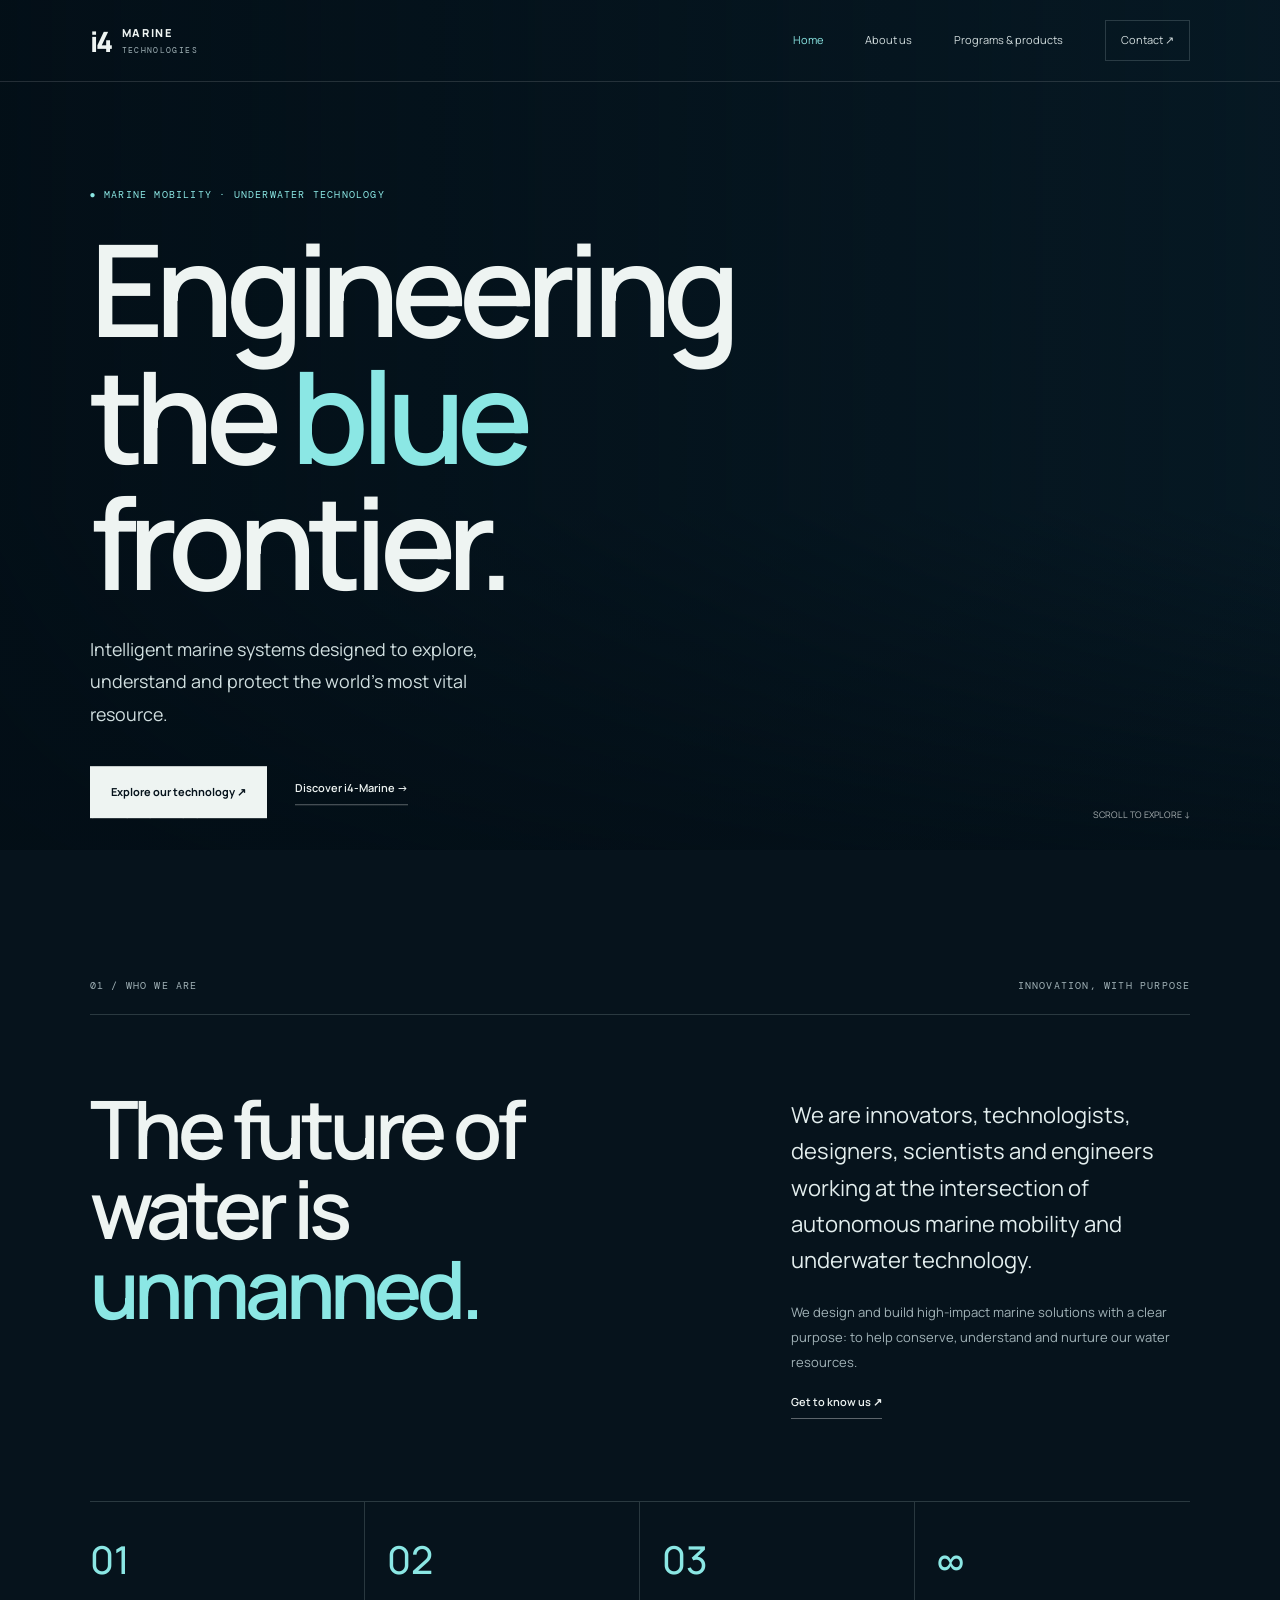
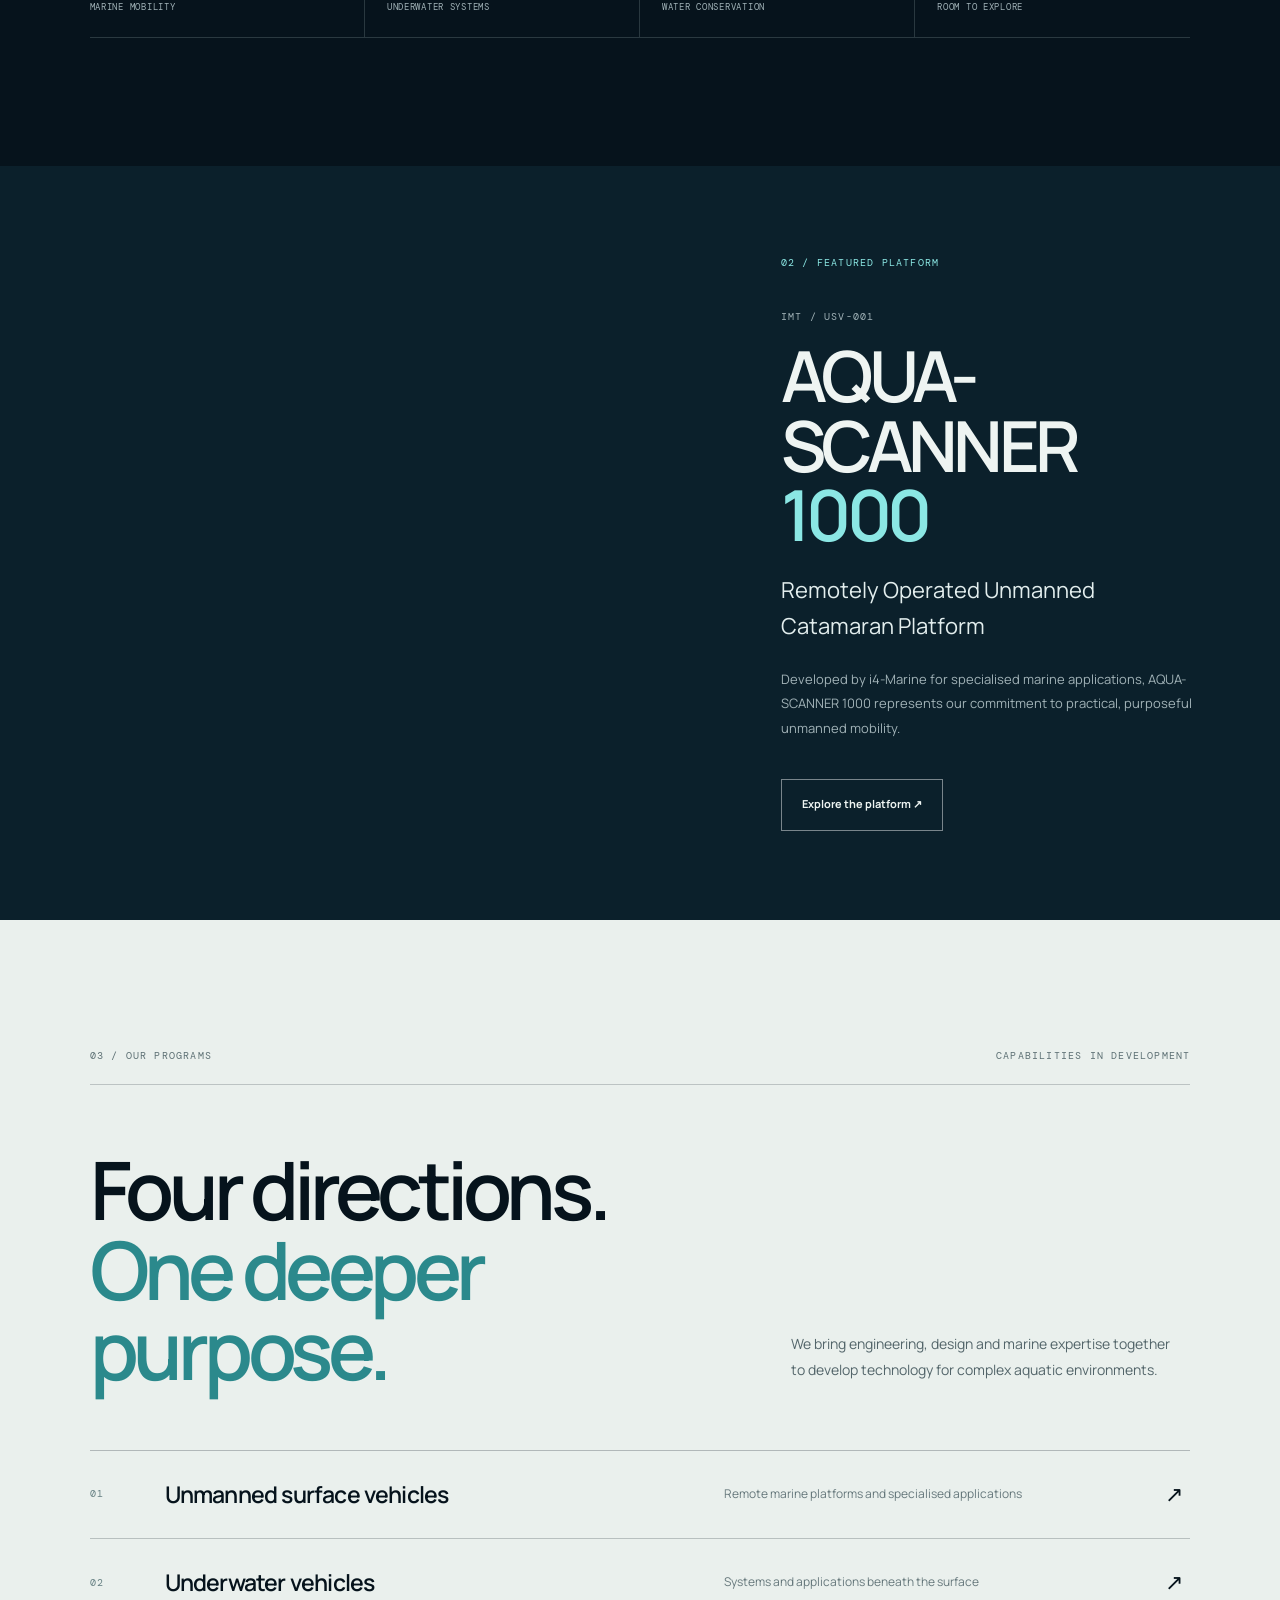
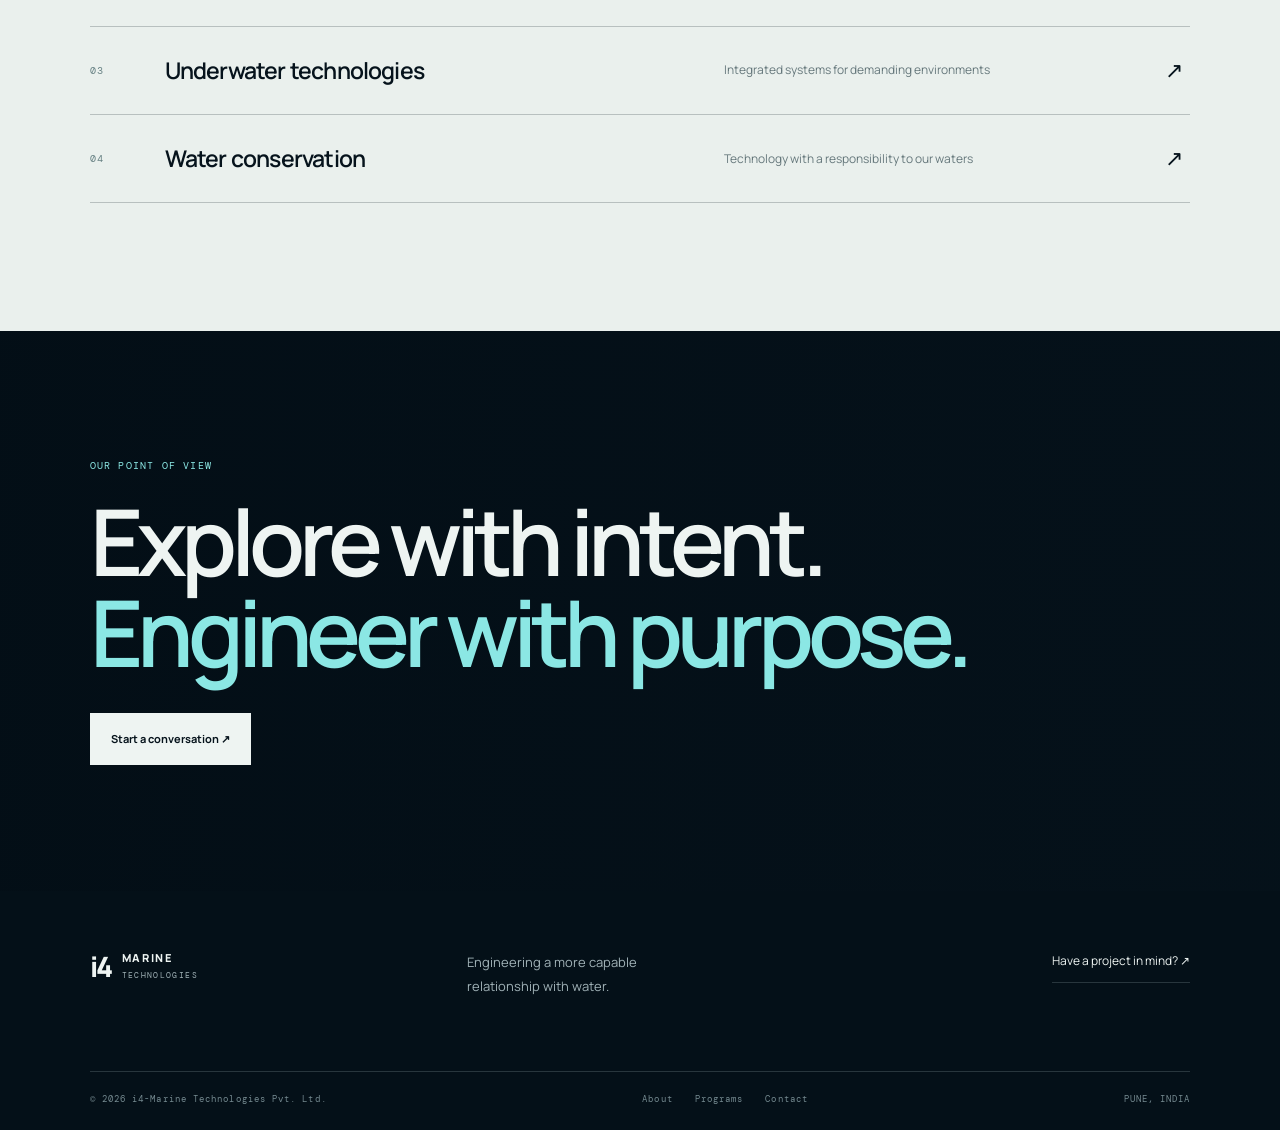
<file: index.html>
<!DOCTYPE html>
<html lang="en">
<head>
  <meta charset="UTF-8">
  <meta name="viewport" content="width=device-width, initial-scale=1.0">
  <meta name="theme-color" content="#06131c">
  <title>i4-Marine Technologies | Engineering the Blue Frontier</title>
  <link rel="preconnect" href="https://fonts.googleapis.com">
  <link href="https://fonts.googleapis.com/css2?family=DM+Mono:wght@400;500&family=Manrope:wght@400;500;600;700;800&display=swap" rel="stylesheet">
  <link rel="stylesheet" href="style.css">
  <script src="script.js" defer></script>
</head>
<body>

<header class="site-header">
  <a class="brand" href="index.html">
    <span class="brand-symbol">i4</span>
    <span class="brand-name">MARINE<small>TECHNOLOGIES</small></span>
  </a>
  <button class="menu-toggle" aria-label="Open navigation" aria-expanded="false">
    <span></span><span></span>
  </button>
  <nav class="main-nav">
    <a class="active" href="index.html">Home</a>
    <a href="about.html">About us</a>
    <a href="products.html">Programs &amp; products</a>
    <a class="nav-contact" href="contact.html">Contact ↗</a>
  </nav>
</header>

<main>
  <section class="hero">
    <div class="hero-image"></div>
    <div class="hero-shade"></div>
    <div class="hero-content">
      <p class="eyebrow">● MARINE MOBILITY · UNDERWATER TECHNOLOGY</p>
      <h1>Engineering<br>the <em>blue</em><br>frontier.</h1>
      <p class="hero-copy">
        Intelligent marine systems designed to explore, understand
        and protect the world's most vital resource.
      </p>
      <div class="hero-actions">
        <a class="button button-light" href="products.html">Explore our technology ↗</a>
        <a class="text-link" href="about.html">Discover i4-Marine →</a>
      </div>
    </div>
    <div class="hero-bottom">
      <span>01 — INNOVATION IN MOTION</span>
      <span>SCROLL TO EXPLORE ↓</span>
    </div>
  </section>

  <section class="section-pad intro">
    <div class="section-kicker">
      <span>01 / WHO WE ARE</span>
      <span>INNOVATION, WITH PURPOSE</span>
    </div>
    <div class="intro-layout">
      <h2>The future of<br>water is <em>unmanned.</em></h2>
      <div class="intro-copy">
        <p class="lead">
          We are innovators, technologists, designers, scientists and
          engineers working at the intersection of autonomous marine
          mobility and underwater technology.
        </p>
        <p>
          We design and build high-impact marine solutions with a clear
          purpose: to help conserve, understand and nurture our water resources.
        </p>
        <a class="line-link" href="about.html">Get to know us ↗</a>
      </div>
    </div>
    <div class="metrics">
      <div><strong>01</strong><span>MARINE MOBILITY</span></div>
      <div><strong>02</strong><span>UNDERWATER SYSTEMS</span></div>
      <div><strong>03</strong><span>WATER CONSERVATION</span></div>
      <div><strong>∞</strong><span>ROOM TO EXPLORE</span></div>
    </div>
  </section>

  <section class="feature-product">
    <div class="feature-image"></div>
    <div class="feature-panel">
      <p class="eyebrow">02 / FEATURED PLATFORM</p>
      <p class="product-index">IMT / USV-001</p>
      <h2>AQUA-SCANNER<br><em>1000</em></h2>
      <p class="lead">Remotely Operated Unmanned Catamaran Platform</p>
      <p>
        Developed by i4-Marine for specialised marine applications,
        AQUA-SCANNER 1000 represents our commitment to practical,
        purposeful unmanned mobility.
      </p>
      <a class="button button-outline" href="products.html">Explore the platform ↗</a>
    </div>
  </section>

  <section class="section-pad programs">
    <div class="section-kicker">
      <span>03 / OUR PROGRAMS</span>
      <span>CAPABILITIES IN DEVELOPMENT</span>
    </div>
    <div class="programs-heading">
      <h2>Four directions.<br><em>One deeper purpose.</em></h2>
      <p>
        We bring engineering, design and marine expertise together
        to develop technology for complex aquatic environments.
      </p>
    </div>
    <div class="program-list">
      <a class="program-row" href="products.html">
        <span class="program-no">01</span>
        <span class="program-title">Unmanned surface vehicles</span>
        <span class="program-desc">Remote marine platforms and specialised applications</span>
        <span class="program-arrow">↗</span>
      </a>
      <a class="program-row" href="products.html">
        <span class="program-no">02</span>
        <span class="program-title">Underwater vehicles</span>
        <span class="program-desc">Systems and applications beneath the surface</span>
        <span class="program-arrow">↗</span>
      </a>
      <a class="program-row" href="products.html">
        <span class="program-no">03</span>
        <span class="program-title">Underwater technologies</span>
        <span class="program-desc">Integrated systems for demanding environments</span>
        <span class="program-arrow">↗</span>
      </a>
      <a class="program-row" href="about.html">
        <span class="program-no">04</span>
        <span class="program-title">Water conservation</span>
        <span class="program-desc">Technology with a responsibility to our waters</span>
        <span class="program-arrow">↗</span>
      </a>
    </div>
  </section>

  <section class="statement">
    <div class="statement-content">
      <p class="eyebrow">OUR POINT OF VIEW</p>
      <h2>Explore with intent.<br><em>Engineer with purpose.</em></h2>
      <a class="button button-light" href="contact.html">Start a conversation ↗</a>
    </div>
  </section>
</main>

<footer class="site-footer">
  <div class="footer-top">
    <a class="brand" href="index.html">
      <span class="brand-symbol">i4</span>
      <span class="brand-name">MARINE<small>TECHNOLOGIES</small></span>
    </a>
    <p>Engineering a more capable<br>relationship with water.</p>
    <a class="footer-cta" href="contact.html">Have a project in mind? ↗</a>
  </div>
  <div class="footer-bottom">
    <span>© <span data-year>2026</span> i4-Marine Technologies Pvt. Ltd.</span>
    <div><a href="about.html">About</a><a href="products.html">Programs</a><a href="contact.html">Contact</a></div>
    <span>PUNE, INDIA</span>
  </div>
</footer>

</body>
</html>
</file>
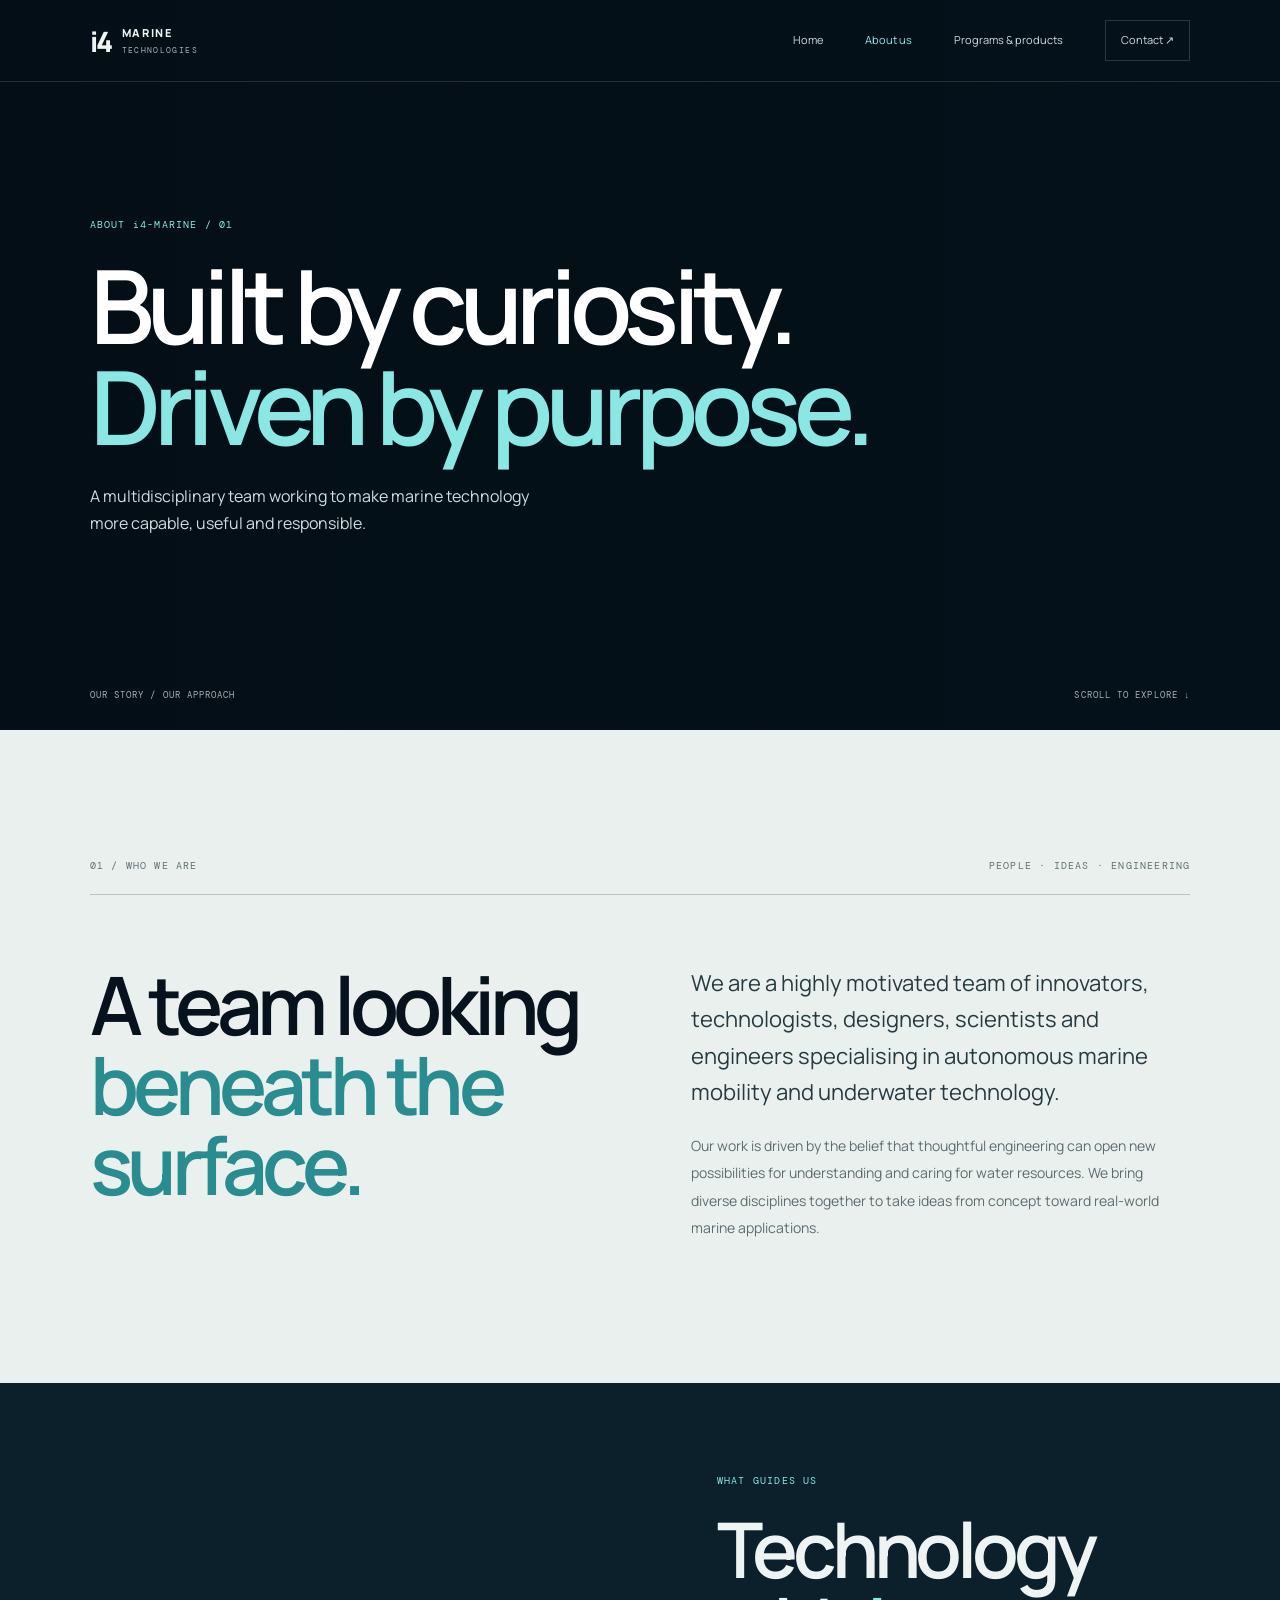
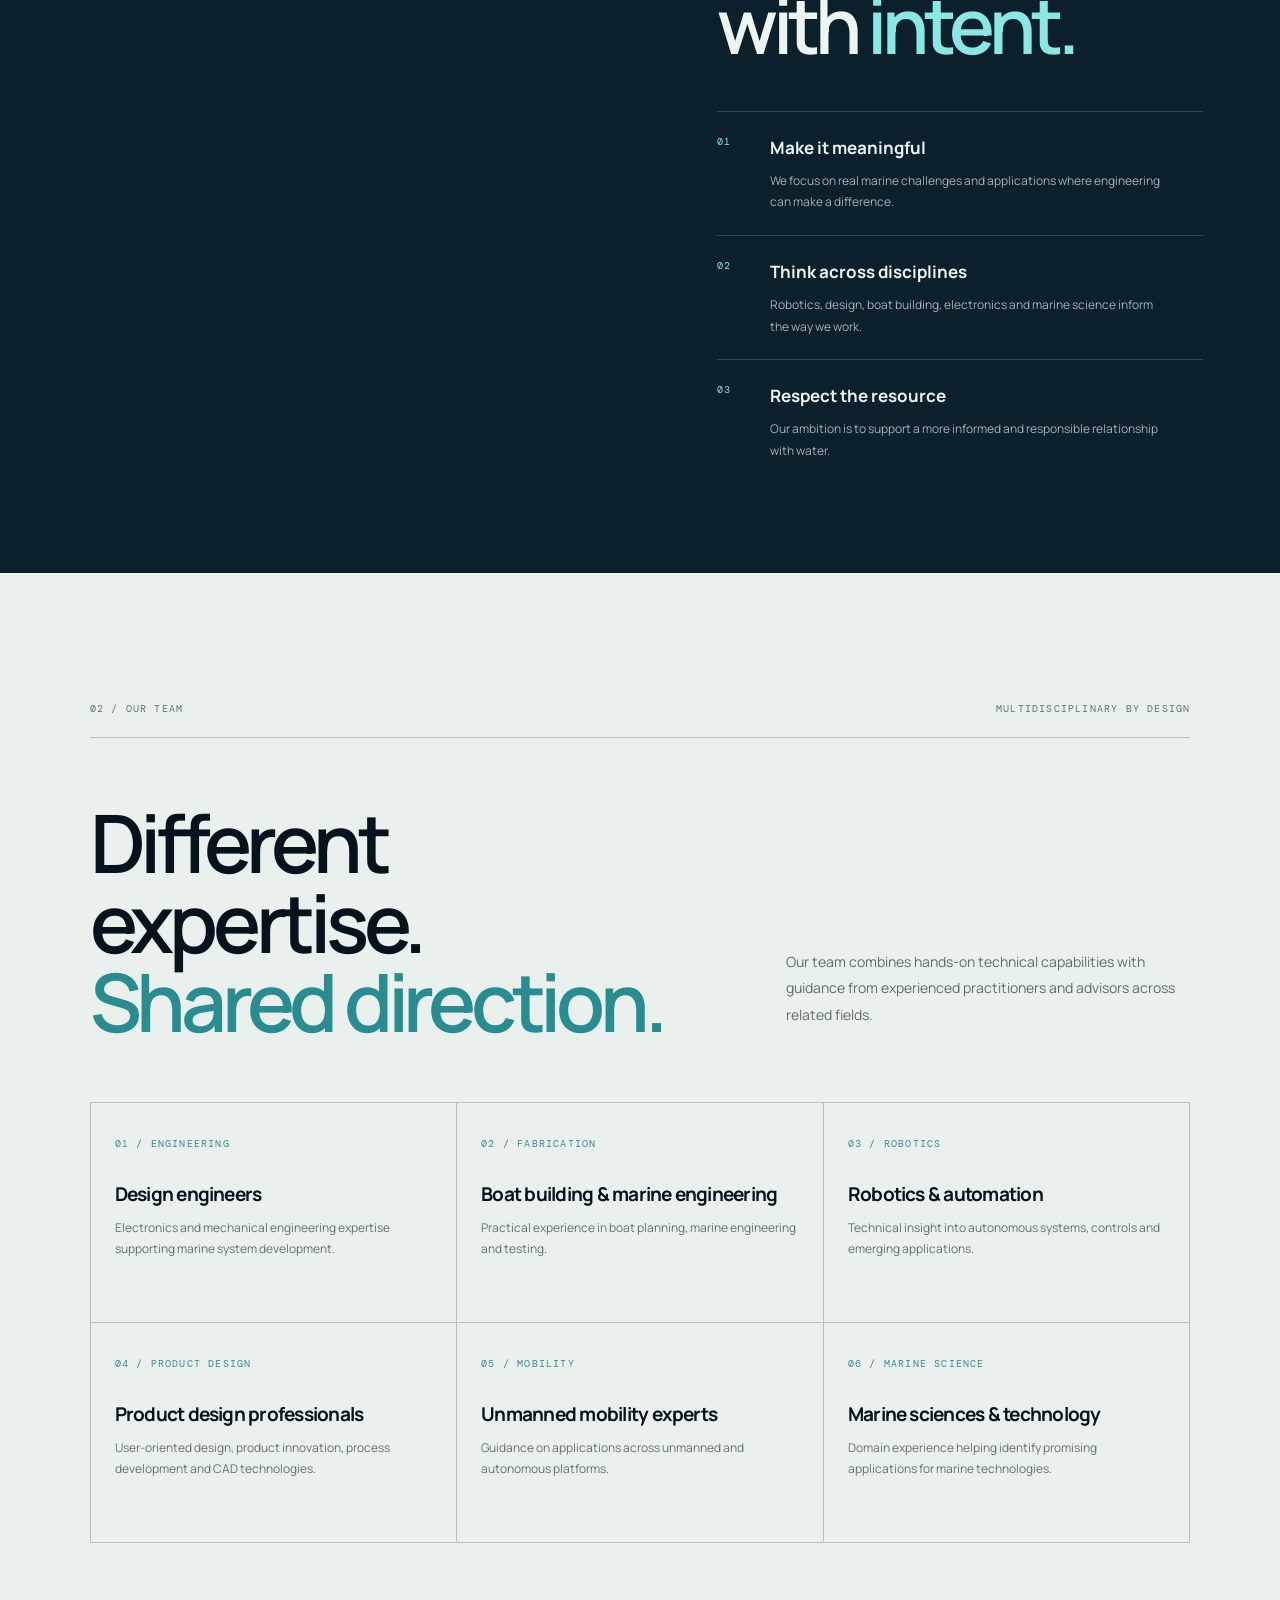
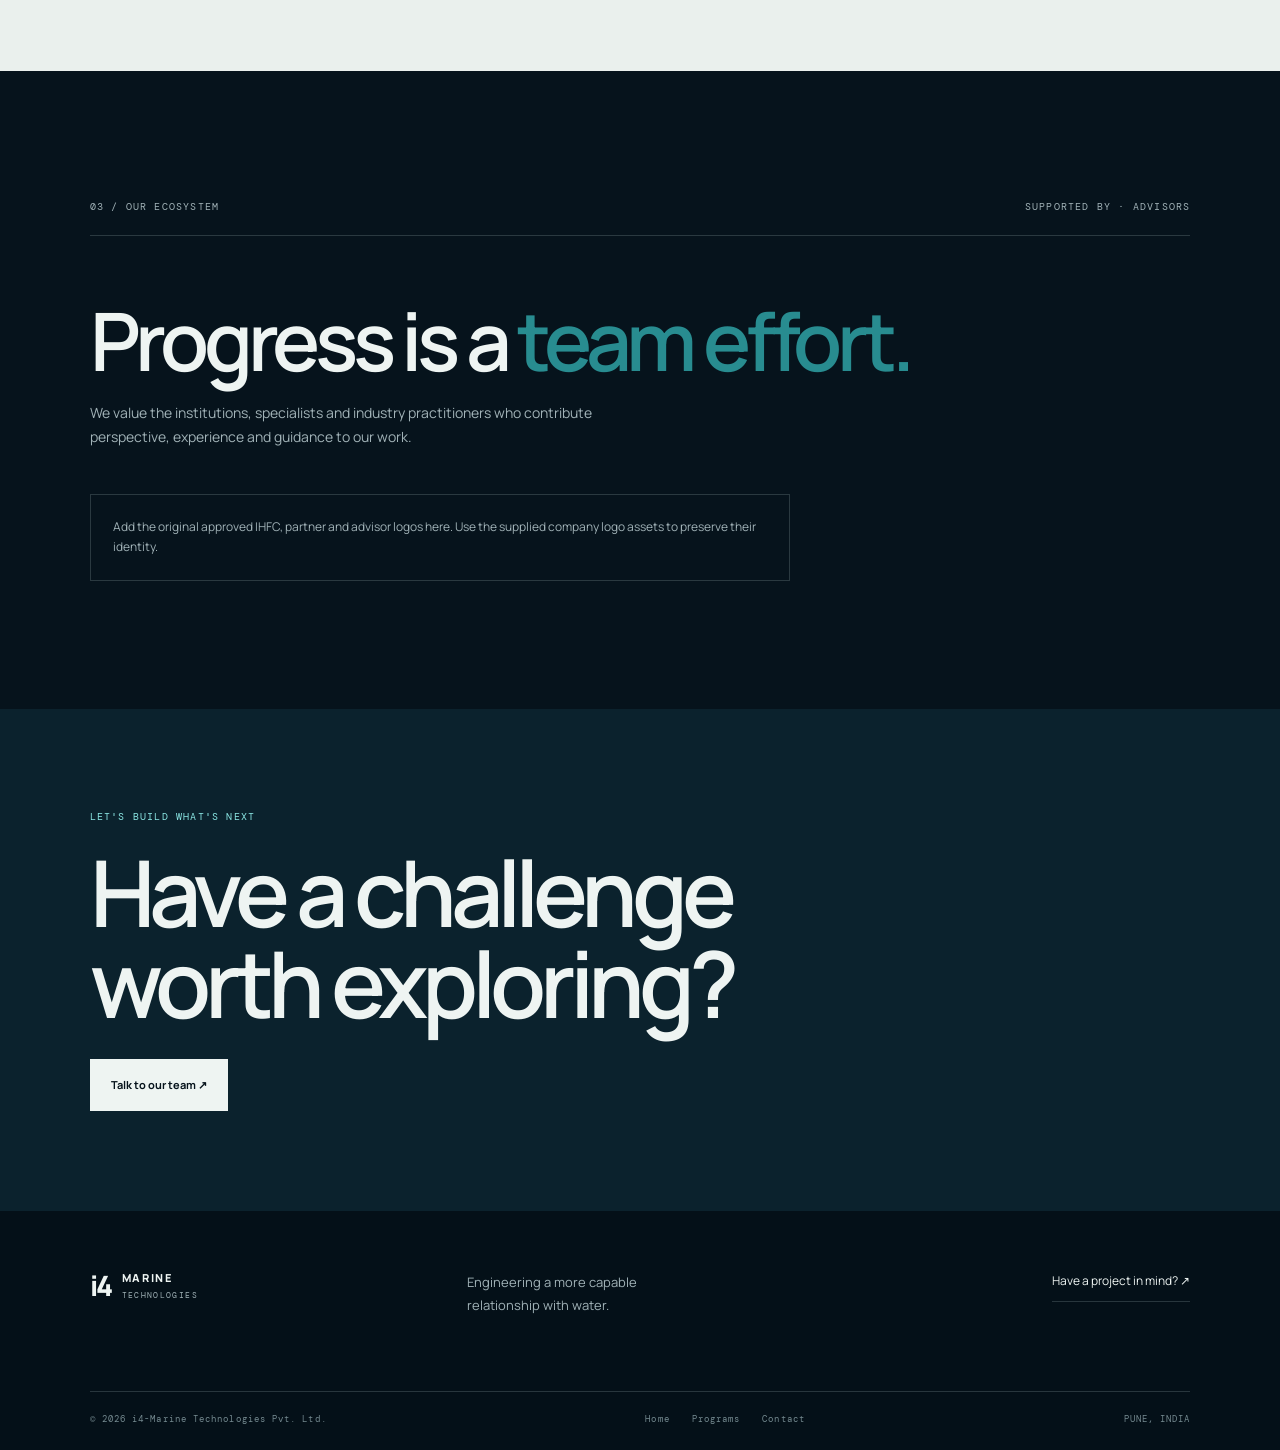
<file: about.html>
<!DOCTYPE html>
<html lang="en">
<head>
  <meta charset="UTF-8">
  <meta name="viewport" content="width=device-width, initial-scale=1.0">
  <meta name="theme-color" content="#06131c">
  <title>About Us | i4-Marine Technologies</title>
  <link href="https://fonts.googleapis.com/css2?family=DM+Mono:wght@400;500&family=Manrope:wght@400;500;600;700;800&display=swap" rel="stylesheet">
  <link rel="stylesheet" href="style.css">
  <script src="script.js" defer></script>
</head>
<body>

<header class="site-header">
  <a class="brand" href="index.html"><span class="brand-symbol">i4</span><span class="brand-name">MARINE<small>TECHNOLOGIES</small></span></a>
  <button class="menu-toggle" aria-label="Open navigation" aria-expanded="false"><span></span><span></span></button>
  <nav class="main-nav">
    <a href="index.html">Home</a>
    <a class="active" href="about.html">About us</a>
    <a href="products.html">Programs &amp; products</a>
    <a class="nav-contact" href="contact.html">Contact ↗</a>
  </nav>
</header>

<main>
  <section class="page-hero about-hero">
    <div class="page-hero-content">
      <p class="eyebrow">ABOUT i4-MARINE / 01</p>
      <h1>Built by curiosity.<br><em>Driven by purpose.</em></h1>
      <p>A multidisciplinary team working to make marine technology more capable, useful and responsible.</p>
    </div>
    <div class="page-hero-bottom"><span>OUR STORY / OUR APPROACH</span><span>SCROLL TO EXPLORE ↓</span></div>
  </section>

  <section class="section-pad about-intro">
    <div class="section-kicker"><span>01 / WHO WE ARE</span><span>PEOPLE · IDEAS · ENGINEERING</span></div>
    <div class="about-big-grid">
      <h2>A team looking<br><em>beneath the surface.</em></h2>
      <div>
        <p class="lead">
          We are a highly motivated team of innovators, technologists,
          designers, scientists and engineers specialising in autonomous
          marine mobility and underwater technology.
        </p>
        <p>
          Our work is driven by the belief that thoughtful engineering can
          open new possibilities for understanding and caring for water
          resources. We bring diverse disciplines together to take ideas
          from concept toward real-world marine applications.
        </p>
      </div>
    </div>
  </section>

  <section class="values-section">
    <div class="values-image"></div>
    <div class="values-content">
      <p class="eyebrow">WHAT GUIDES US</p>
      <h2>Technology<br>with <em>intent.</em></h2>
      <div class="value-item">
        <span>01</span><div>
          <h3>Make it meaningful</h3>
          <p>We focus on real marine challenges and applications where engineering can make a difference.</p>
        </div>
      </div>
      <div class="value-item">
        <span>02</span><div>
          <h3>Think across disciplines</h3>
          <p>Robotics, design, boat building, electronics and marine science inform the way we work.</p>
        </div>
      </div>
      <div class="value-item">
        <span>03</span><div>
          <h3>Respect the resource</h3>
          <p>Our ambition is to support a more informed and responsible relationship with water.</p>
        </div>
      </div>
    </div>
  </section>

  <section class="section-pad team-section">
    <div class="section-kicker"><span>02 / OUR TEAM</span><span>MULTIDISCIPLINARY BY DESIGN</span></div>
    <div class="team-heading">
      <h2>Different expertise.<br><em>Shared direction.</em></h2>
      <p>Our team combines hands-on technical capabilities with guidance from experienced practitioners and advisors across related fields.</p>
    </div>
    <div class="expertise-grid">
      <article class="expertise-card"><span>01 / ENGINEERING</span><h3>Design engineers</h3><p>Electronics and mechanical engineering expertise supporting marine system development.</p></article>
      <article class="expertise-card"><span>02 / FABRICATION</span><h3>Boat building &amp; marine engineering</h3><p>Practical experience in boat planning, marine engineering and testing.</p></article>
      <article class="expertise-card"><span>03 / ROBOTICS</span><h3>Robotics &amp; automation</h3><p>Technical insight into autonomous systems, controls and emerging applications.</p></article>
      <article class="expertise-card"><span>04 / PRODUCT DESIGN</span><h3>Product design professionals</h3><p>User-oriented design, product innovation, process development and CAD technologies.</p></article>
      <article class="expertise-card"><span>05 / MOBILITY</span><h3>Unmanned mobility experts</h3><p>Guidance on applications across unmanned and autonomous platforms.</p></article>
      <article class="expertise-card"><span>06 / MARINE SCIENCE</span><h3>Marine sciences &amp; technology</h3><p>Domain experience helping identify promising applications for marine technologies.</p></article>
    </div>
  </section>

  <section class="section-pad support-section">
    <div class="section-kicker"><span>03 / OUR ECOSYSTEM</span><span>SUPPORTED BY · ADVISORS</span></div>
    <h2>Progress is a <em>team effort.</em></h2>
    <p class="support-copy">
      We value the institutions, specialists and industry practitioners
      who contribute perspective, experience and guidance to our work.
    </p>
    <div class="support-note">
      Add the original approved IHFC, partner and advisor logos here.
      Use the supplied company logo assets to preserve their identity.
    </div>
  </section>

  <section class="closing-cta">
    <p class="eyebrow">LET'S BUILD WHAT'S NEXT</p>
    <h2>Have a challenge<br>worth exploring?</h2>
    <a class="button button-light" href="contact.html">Talk to our team ↗</a>
  </section>
</main>

<footer class="site-footer">
  <div class="footer-top">
    <a class="brand" href="index.html"><span class="brand-symbol">i4</span><span class="brand-name">MARINE<small>TECHNOLOGIES</small></span></a>
    <p>Engineering a more capable<br>relationship with water.</p>
    <a class="footer-cta" href="contact.html">Have a project in mind? ↗</a>
  </div>
  <div class="footer-bottom">
    <span>© <span data-year>2026</span> i4-Marine Technologies Pvt. Ltd.</span>
    <div><a href="index.html">Home</a><a href="products.html">Programs</a><a href="contact.html">Contact</a></div>
    <span>PUNE, INDIA</span>
  </div>
</footer>

</body>
</html>
</file>
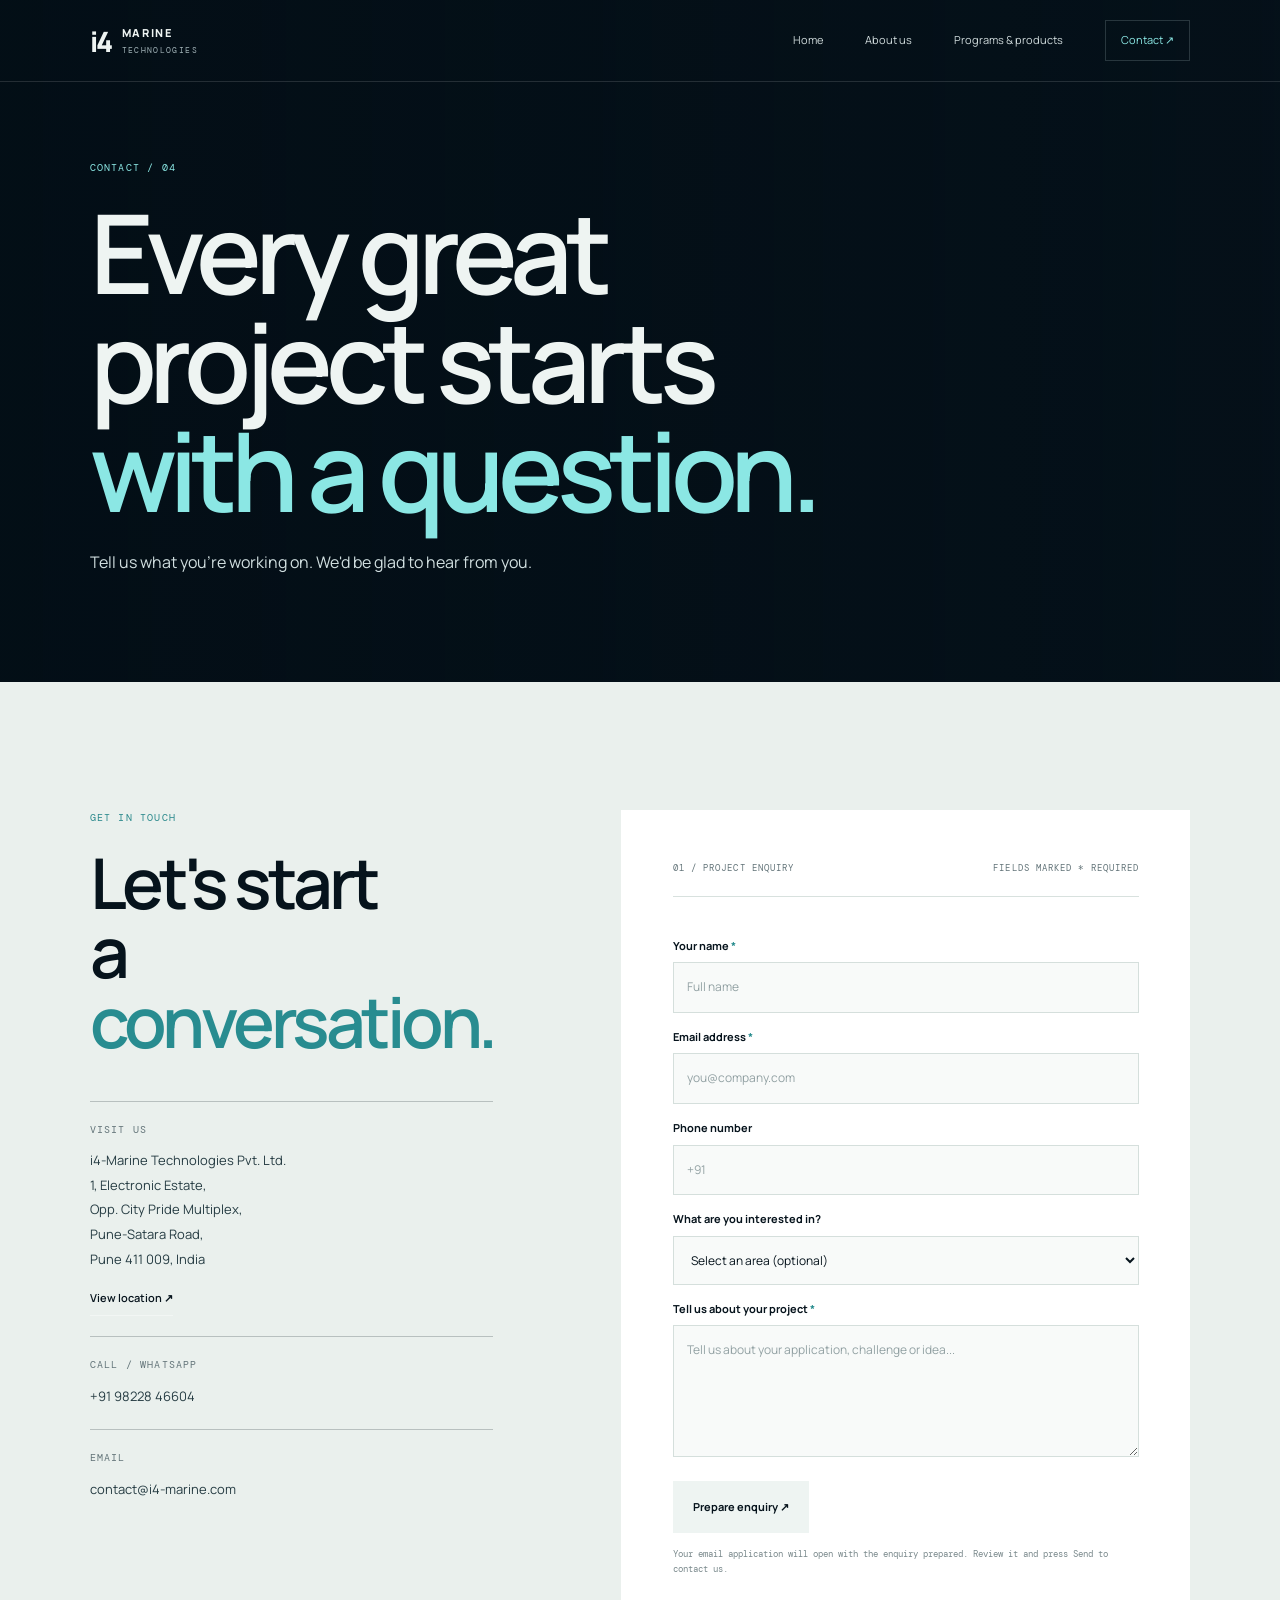
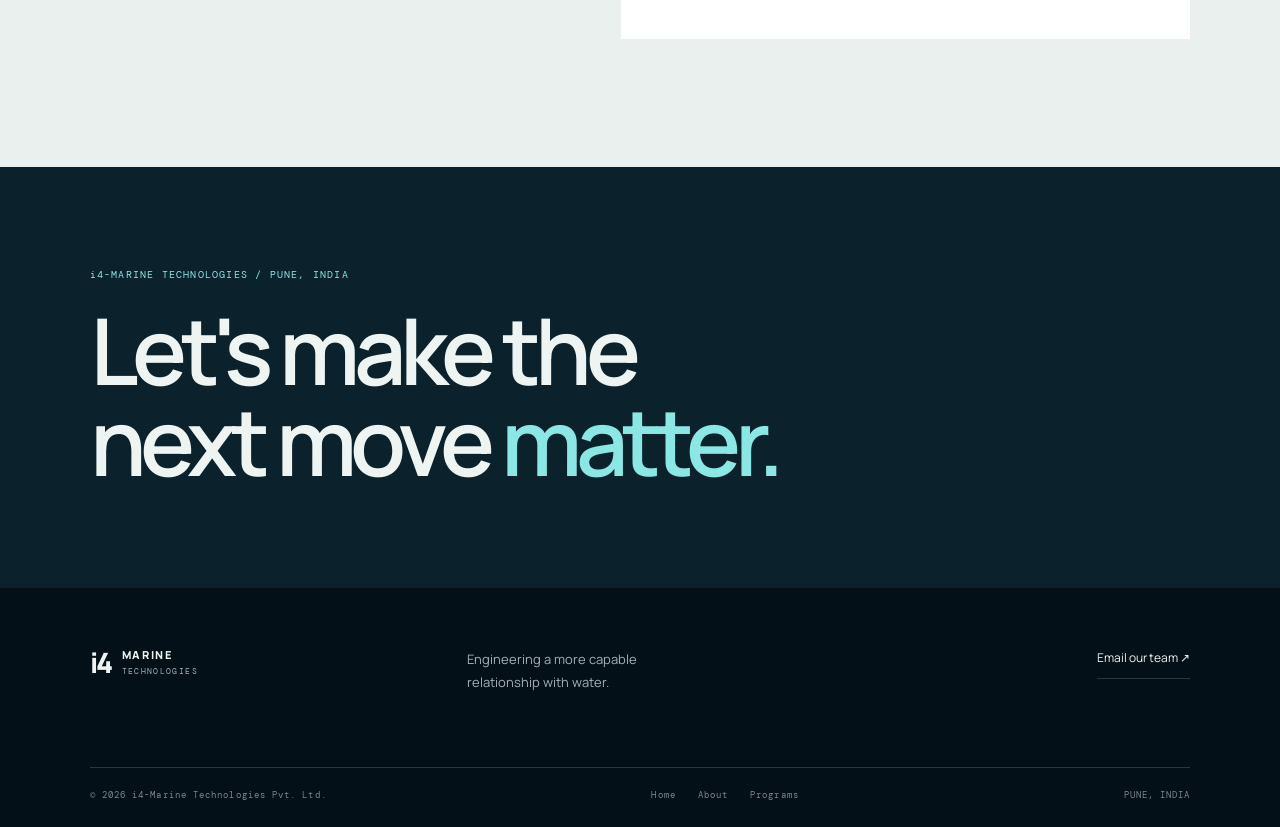
<file: contact.html>
<!DOCTYPE html>
<html lang="en">
<head>
  <meta charset="UTF-8">
  <meta name="viewport" content="width=device-width, initial-scale=1.0">
  <meta name="theme-color" content="#06131c">
  <title>Contact | i4-Marine Technologies</title>
  <link href="https://fonts.googleapis.com/css2?family=DM+Mono:wght@400;500&family=Manrope:wght@400;500;600;700;800&display=swap" rel="stylesheet">
  <link rel="stylesheet" href="style.css">
  <script src="script.js" defer></script>
</head>
<body>

<header class="site-header">
  <a class="brand" href="index.html"><span class="brand-symbol">i4</span><span class="brand-name">MARINE<small>TECHNOLOGIES</small></span></a>
  <button class="menu-toggle" aria-label="Open navigation" aria-expanded="false"><span></span><span></span></button>
  <nav class="main-nav">
    <a href="index.html">Home</a>
    <a href="about.html">About us</a>
    <a href="products.html">Programs &amp; products</a>
    <a class="active nav-contact" href="contact.html">Contact ↗</a>
  </nav>
</header>

<main>
  <section class="contact-hero">
    <div class="contact-hero-content">
      <p class="eyebrow">CONTACT / 04</p>
      <h1>Every great<br>project starts<br><em>with a question.</em></h1>
      <p>Tell us what you're working on. We'd be glad to hear from you.</p>
    </div>
  </section>

  <section class="section-pad contact-main">
    <div class="contact-details">
      <p class="eyebrow">GET IN TOUCH</p>
      <h2>Let's start<br>a <em>conversation.</em></h2>

      <div class="contact-block">
        <span class="contact-label">VISIT US</span>
        <p>
          i4-Marine Technologies Pvt. Ltd.<br>
          1, Electronic Estate,<br>
          Opp. City Pride Multiplex,<br>
          Pune-Satara Road,<br>
          Pune 411 009, India
        </p>
        <a class="line-link" href="https://maps.google.com/?q=1+Electronic+Estate+Pune+Satara+Road+Pune+411009" target="_blank" rel="noopener">View location ↗</a>
      </div>

      <div class="contact-block">
        <span class="contact-label">CALL / WHATSAPP</span>
        <a href="tel:+919822846604">+91 98228 46604</a>
      </div>

      <div class="contact-block">
        <span class="contact-label">EMAIL</span>
        <a href="mailto:contact@i4-marine.com">contact@i4-marine.com</a>
      </div>
    </div>

    <div class="contact-form-wrap">
      <div class="form-heading">
        <span>01 / PROJECT ENQUIRY</span>
        <span>FIELDS MARKED * REQUIRED</span>
      </div>

      <form class="contact-form" id="contactForm">
        <label for="name">Your name <span>*</span></label>
        <input id="name" name="name" type="text" placeholder="Full name" autocomplete="name" required>

        <label for="email">Email address <span>*</span></label>
        <input id="email" name="email" type="email" placeholder="you@company.com" autocomplete="email" required>

        <label for="phone">Phone number</label>
        <input id="phone" name="phone" type="tel" placeholder="+91" autocomplete="tel">

        <label for="interest">What are you interested in?</label>
        <select id="interest" name="interest">
          <option value="">Select an area (optional)</option>
          <option>Unmanned surface vehicles</option>
          <option>Underwater vehicles</option>
          <option>Underwater technologies and systems</option>
          <option>Water conservation</option>
          <option>Partnership / collaboration</option>
          <option>Other enquiry</option>
        </select>

        <label for="message">Tell us about your project <span>*</span></label>
        <textarea id="message" name="message" rows="5" placeholder="Tell us about your application, challenge or idea..." required></textarea>

        <button class="button button-light submit-button" type="submit">Prepare enquiry ↗</button>
        <p class="form-note">Your email application will open with the enquiry prepared. Review it and press Send to contact us.</p>
        <p class="form-status" role="status" aria-live="polite"></p>
      </form>
    </div>
  </section>

  <section class="contact-bottom">
    <p class="eyebrow">i4-MARINE TECHNOLOGIES / PUNE, INDIA</p>
    <h2>Let's make the<br>next move <em>matter.</em></h2>
  </section>
</main>

<footer class="site-footer">
  <div class="footer-top">
    <a class="brand" href="index.html"><span class="brand-symbol">i4</span><span class="brand-name">MARINE<small>TECHNOLOGIES</small></span></a>
    <p>Engineering a more capable<br>relationship with water.</p>
    <a class="footer-cta" href="mailto:contact@i4-marine.com">Email our team ↗</a>
  </div>
  <div class="footer-bottom">
    <span>© <span data-year>2026</span> i4-Marine Technologies Pvt. Ltd.</span>
    <div><a href="index.html">Home</a><a href="about.html">About</a><a href="products.html">Programs</a></div>
    <span>PUNE, INDIA</span>
  </div>
</footer>

</body>
</html>
</file>
<file: style.css>
/* =========================================

   i4-MARINE TECHNOLOGIES

   Premium marine technology website

========================================= */

:root {
  --ink: #06131c;
  --ink2: #0b202b;
  --panel: #102b37;
  --paper: #eef4f2;
  --muted: #a1b2b7;
  --cyan: #8be7e4;
  --line: rgba(220, 241, 239, 0.17);
  --sans: "Manrope", sans-serif;
  --mono: "DM Mono", monospace;
  --pad: clamp(24px, 7vw, 112px);
}

* {
  box-sizing: border-box;
}

html {
  scroll-behavior: smooth;
  scroll-padding-top: 90px;
}

body {
  margin: 0;
  background: var(--ink);
  color: var(--paper);
  font-family: var(--sans);
  font-size: 15px;
  line-height: 1.7;
  -webkit-font-smoothing: antialiased;
}

body.menu-open {
  overflow: hidden;
}

a {
  color: inherit;
  text-decoration: none;
}

button, input, textarea, select {
  font: inherit;
}

button, a {
  -webkit-tap-highlight-color: transparent;
}

::selection {
  background: var(--cyan);
  color: var(--ink);
}

h1, h2, h3, p {
  margin-top: 0;
}

h1, h2 {
  font-weight: 600;
  line-height: 0.99;
  letter-spacing: -0.065em;
}

h1 em, h2 em {
  color: var(--cyan);
  font-style: normal;
}

/* NAVIGATION */

.site-header {
  height: 82px;
  position: absolute;
  top: 0;
  left: 0;
  right: 0;
  z-index: 30;
  padding: 0 var(--pad);
  display: flex;
  align-items: center;
  justify-content: space-between;
  border-bottom: 1px solid rgba(255,255,255,.13);
}

.brand {
  display: flex;
  align-items: center;
  gap: 11px;
  min-width: max-content;
}

.brand-symbol {
  font-size: 28px;
  font-weight: 800;
  letter-spacing: -2px;
  line-height: 1;
}

.brand-name {
  font-size: 11px;
  font-weight: 800;
  letter-spacing: .15em;
  line-height: 1.25;
}

.brand-name small {
  display: block;
  margin-top: 5px;
  color: var(--muted);
  font: 8px var(--mono);
  letter-spacing: .17em;
}

.main-nav {
  display: flex;
  align-items: center;
  gap: clamp(22px, 3.3vw, 52px);
}

.main-nav a {
  font-size: 11px;
  color: #d0dbdc;
  transition: color .25s;
}

.main-nav a:hover,

.main-nav a.active {
  color: var(--cyan);
}

.main-nav .nav-contact {
  padding: 10px 15px;
  border: 1px solid var(--line);
}

.menu-toggle {
  display: none;
  cursor: pointer;
}

/* SHARED TEXT AND BUTTONS */

.eyebrow,

.section-kicker,

.product-index,

.program-no,

.contact-label,

.form-heading,

.form-note,

.small-note,

.image-tag,

.capability-number,

.capability-link,

.page-hero-bottom,

.footer-bottom,

.value-item > span,

.expertise-card > span {
  font-family: var(--mono);
  font-size: 10px;
  line-height: 1.6;
  letter-spacing: .12em;
}

.eyebrow {
  color: var(--cyan);
  margin-bottom: 22px;
}

.section-pad {
  padding: clamp(78px, 10vw, 145px) var(--pad);
}

.section-kicker {
  display: flex;
  justify-content: space-between;
  gap: 20px;
  padding-bottom: 20px;
  color: var(--muted);
  border-bottom: 1px solid var(--line);
}

.button {
  min-height: 52px;
  display: inline-flex;
  justify-content: center;
  align-items: center;
  gap: 25px;
  padding: 0 20px;
  border: 1px solid transparent;
  font-size: 11px;
  font-weight: 700;
  cursor: pointer;
  transition: background .25s, color .25s, transform .25s;
}

.button:hover {
  transform: translateY(-3px);
}

.button-light {
  color: var(--ink);
  background: var(--paper);
}

.button-light:hover {
  background: var(--cyan);
}

.button-outline {
  color: var(--paper);
  border-color: rgba(255,255,255,.45);
}

.button-outline:hover {
  background: var(--paper);
  color: var(--ink);
}

.text-link,

.line-link {
  display: inline-block;
  padding-bottom: 7px;
  border-bottom: 1px solid rgba(255,255,255,.35);
  font-size: 11px;
  font-weight: 600;
}

.line-link {
  color: inherit;
}

.line-link:hover,

.text-link:hover {
  color: var(--cyan);
}

/* HOME HERO */

.hero {
  position: relative;
  height: min(850px, 100svh);
  min-height: 680px;
  overflow: hidden;
  background: #071a25;
}

.hero-image,

.hero-shade {
  position: absolute;
  inset: 0;
}

.hero-image {
  background:
    url("https://images.unsplash.com/photo-1518837695005-2083093ee35b?auto=format&fit=crop&w=2200&q=90")
    center 53% / cover;
  animation: heroZoom 12s ease-out forwards;
}

.hero-shade {
  background:
    linear-gradient(90deg, rgba(3,14,22,.88), rgba(3,14,22,.48) 55%, rgba(3,14,22,.12)),
    linear-gradient(0deg, rgba(3,14,22,.7), transparent 40%);
}

@keyframes heroZoom {
  from { transform: scale(1.06); }
  to { transform: scale(1); }
}

.hero-content {
  position: absolute;
  z-index: 2;
  left: var(--pad);
  top: 48%;
  transform: translateY(-35%);
  max-width: 780px;
}

.hero h1 {
  font-size: clamp(64px, 10vw, 142px);
  margin-bottom: 28px;
}

.hero-copy {
  max-width: 440px;
  color: #d1dfe0;
  font-size: clamp(15px, 1.4vw, 18px);
  line-height: 1.8;
}

.hero-actions {
  display: flex;
  flex-wrap: wrap;
  align-items: center;
  gap: 28px;
  margin-top: 36px;
}

.hero-bottom,

.page-hero-bottom {
  position: absolute;
  left: var(--pad);
  right: var(--pad);
  bottom: 28px;
  display: flex;
  justify-content: space-between;
  gap: 20px;
  color: rgba(238,244,242,.7);
  font-size: 9px;
}

/* HOME INTRO */

.intro {
  background: var(--ink);
}

.intro-layout {
  display: grid;
  grid-template-columns: 1.2fr .8fr;
  gap: 8vw;
  padding: 74px 0 82px;
}

.intro h2,

.programs h2,

.about-big-grid h2,

.team-heading h2,

.support-section h2 {
  font-size: clamp(42px, 6.3vw, 86px);
  margin: 0;
}

.intro-copy {
  max-width: 460px;
  padding-top: 8px;
}

.lead {
  color: #e3eeee;
  font-size: clamp(17px, 1.8vw, 22px);
  line-height: 1.65;
}

.intro-copy > p:not(.lead),

.product-feature-copy > p:not(.lead) {
  color: var(--muted);
  font-size: 13px;
  line-height: 1.9;
}

.metrics {
  display: grid;
  grid-template-columns: repeat(4, 1fr);
  border-top: 1px solid var(--line);
  border-bottom: 1px solid var(--line);
}

.metrics > div {
  display: flex;
  flex-direction: column;
  gap: 8px;
  padding: 25px 18px 24px 0;
  border-right: 1px solid var(--line);
}

.metrics > div:not(:first-child) {
  padding-left: 22px;
}

.metrics > div:last-child {
  border: 0;
}

.metrics strong {
  color: var(--cyan);
  font-size: clamp(25px, 3vw, 40px);
  font-weight: 500;
}

.metrics span {
  color: var(--muted);
  font: 9px var(--mono);
  letter-spacing: .08em;
}

/* FEATURED PRODUCT */

.feature-product {
  display: grid;
  grid-template-columns: 1.1fr .9fr;
  min-height: 650px;
  background: var(--ink2);
}

.feature-image {
  min-height: 600px;
  background:
    url("https://images.unsplash.com/photo-1544551763-46a013bb70d5?auto=format&fit=crop&w=1400&q=85")
    center / cover;
}

.feature-panel {
  position: relative;
  display: flex;
  flex-direction: column;
  align-items: flex-start;
  justify-content: center;
  padding: clamp(45px, 7vw, 105px) clamp(30px, 6vw, 90px);
}

.product-index {
  color: var(--muted);
  margin: 16px 0;
}

.feature-panel h2,

.product-feature-copy h2 {
  font-size: clamp(44px, 5.5vw, 76px);
  margin-bottom: 22px;
}

.feature-panel > p:not(.eyebrow):not(.product-index):not(.lead) {
  color: var(--muted);
  font-size: 13px;
  line-height: 1.9;
}

.feature-panel .button {
  margin-top: 25px;
}

/* PROGRAMS */

.programs {
  background: #eaf0ed;
  color: var(--ink);
}

.programs .section-kicker {
  color: #5d7074;
  border-color: rgba(6,19,28,.2);
}

.programs-heading {
  display: grid;
  grid-template-columns: 1.2fr .8fr;
  gap: 8vw;
  align-items: end;
  padding: 65px 0 60px;
}

.programs-heading h2 em {
  color: #2b898c;
}

.programs-heading > p {
  max-width: 390px;
  margin-bottom: 6px;
  color: #53656a;
  font-size: 14px;
  line-height: 1.9;
}

.program-list {
  border-top: 1px solid rgba(6,19,28,.25);
}

.program-row {
  display: grid;
  grid-template-columns: 55px 1.15fr .9fr 25px;
  align-items: center;
  gap: 20px;
  padding: 24px 0;
  border-bottom: 1px solid rgba(6,19,28,.22);
  transition: padding .25s, color .25s;
}

.program-row:hover {
  padding-left: 12px;
  color: #227e82;
}

.program-no {
  color: #668083;
}

.program-title {
  font-size: clamp(16px, 2vw, 23px);
  font-weight: 600;
  letter-spacing: -.035em;
}

.program-desc {
  color: #66787c;
  font-size: 12px;
}

.program-arrow {
  font-size: 22px;
}

/* STATEMENT AND CALL TO ACTION */

.statement {
  min-height: 560px;
  position: relative;
  display: flex;
  align-items: center;
  padding: 100px var(--pad);
  background:
    linear-gradient(90deg, rgba(3,14,22,.94), rgba(3,14,22,.35)),
    url("https://images.unsplash.com/photo-1484291470158-b8f8d608850d?auto=format&fit=crop&w=2000&q=85")
    center / cover;
}

.statement-content {
  position: relative;
}

.statement h2,

.closing-cta h2,

.contact-bottom h2 {
  font-size: clamp(44px, 7.2vw, 96px);
  margin-bottom: 35px;
}

.closing-cta {
  padding: 100px var(--pad);
  background: #0b222d;
}

.closing-cta h2 {
  margin-bottom: 30px;
}

/* PAGE HEROES */

.page-hero {
  height: min(730px, 85svh);
  min-height: 570px;
  position: relative;
  overflow: hidden;
  display: flex;
  align-items: center;
  padding: 110px var(--pad) 70px;
  background-position: center;
  background-size: cover;
  background-color: var(--ink);
}

.about-hero {
  background-image:
    linear-gradient(90deg, rgba(3,14,22,.91), rgba(3,14,22,.35)),
    url("https://images.unsplash.com/photo-1518837695005-2083093ee35b?auto=format&fit=crop&w=2000&q=85");
}

.products-hero {
  background-image:
    linear-gradient(90deg, rgba(3,14,22,.91), rgba(3,14,22,.35)),
    url("https://images.unsplash.com/photo-1544551763-46a013bb70d5?auto=format&fit=crop&w=2000&q=85");
}

.page-hero-content {
  position: relative;
  max-width: 850px;
}

.page-hero-content h1 {
  font-size: clamp(55px, 8vw, 112px);
  margin-bottom: 25px;
  color: #ffffff;
}

.page-hero-content > p:last-child {
  max-width: 450px;
  color: #d0dddf;
  font-size: 16px;
}

/* ABOUT */

.about-intro,

.team-section {
  background: #eaf0ed;
  color: var(--ink);
}

.about-intro .section-kicker,

.team-section .section-kicker {
  color: #607176;
  border-color: rgba(6,19,28,.2);
}

.about-big-grid {
  display: grid;
  grid-template-columns: 1fr 1fr;
  gap: 8vw;
  padding-top: 70px;
}

.about-big-grid h2 em,

.team-heading h2 em,

.support-section h2 em {
  color: #288c90;
}

.about-big-grid .lead {
  color: #253b42;
}

.about-big-grid p:not(.lead) {
  color: #5c6d71;
  font-size: 14px;
  line-height: 1.95;
}

.values-section {
  display: grid;
  grid-template-columns: 1fr 1fr;
  background: var(--ink2);
}

.values-image {
  min-height: 700px;
  background:
    url("https://images.unsplash.com/photo-1518837695005-2083093ee35b?auto=format&fit=crop&w=1400&q=85")
    center / cover;
}

.values-content {
  padding: clamp(45px, 7vw, 100px) clamp(30px, 6vw, 90px);
}

.values-content h2 {
  font-size: clamp(48px, 6vw, 80px);
  margin-bottom: 48px;
}

.value-item {
  display: grid;
  grid-template-columns: 38px 1fr;
  gap: 15px;
  padding: 22px 0;
  border-top: 1px solid var(--line);
}

.value-item > span {
  color: var(--cyan);
}

.value-item h3 {
  font-size: 17px;
  margin-bottom: 7px;
}

.value-item p {
  max-width: 390px;
  margin: 0;
  color: var(--muted);
  font-size: 12px;
  line-height: 1.8;
}

.team-heading {
  display: grid;
  grid-template-columns: 1.2fr .8fr;
  gap: 7vw;
  align-items: end;
  padding: 65px 0 60px;
}

.team-heading > p {
  max-width: 400px;
  color: #5c6d71;
  font-size: 14px;
  line-height: 1.9;
}

.expertise-grid {
  display: grid;
  grid-template-columns: repeat(3, 1fr);
  border-top: 1px solid rgba(6,19,28,.22);
  border-left: 1px solid rgba(6,19,28,.22);
}

.expertise-card {
  min-height: 220px;
  padding: 26px 24px;
  border-right: 1px solid rgba(6,19,28,.22);
  border-bottom: 1px solid rgba(6,19,28,.22);
  transition: background .25s;
}

.expertise-card:hover {
  background: #dce8e4;
}

.expertise-card > span {
  color: #3a898c;
}

.expertise-card h3 {
  font-size: 19px;
  line-height: 1.3;
  margin: 27px 0 10px;
  letter-spacing: -.04em;
}

.expertise-card p {
  color: #627176;
  font-size: 12px;
  line-height: 1.8;
  margin: 0;
}

.support-section {
  background: var(--ink);
}

.support-section h2 {
  margin: 65px 0 20px;
}

.support-copy {
  max-width: 540px;
  color: var(--muted);
  font-size: 14px;
}

.support-note {
  max-width: 700px;
  margin-top: 45px;
  padding: 22px;
  border: 1px solid var(--line);
  color: var(--muted);
  font-size: 12px;
}

/* PRODUCTS PAGE */

.product-feature {
  background: var(--ink2);
}

.product-feature .section-kicker {
  margin-bottom: 50px;
}

.product-feature-grid {
  display: grid;
  grid-template-columns: 1.05fr .95fr;
  gap: 8vw;
  align-items: center;
}

.product-feature-image {
  min-height: 590px;
  position: relative;
  background:
    url("https://images.unsplash.com/photo-1544551763-46a013bb70d5?auto=format&fit=crop&w=1300&q=85")
    center / cover;
}

.image-tag {
  position: absolute;
  top: 20px;
  left: 20px;
  padding: 10px 12px;
  color: var(--cyan);
  background: rgba(4,16,24,.82);
}

.product-feature-copy .lead {
  max-width: 440px;
}

.spec-list {
  width: 100%;
  margin: 28px 0 10px;
  border-top: 1px solid var(--line);
}

.spec-list div {
  display: flex;
  justify-content: space-between;
  gap: 20px;
  padding: 13px 0;
  border-bottom: 1px solid var(--line);
  font-size: 11px;
}

.spec-list span {
  color: var(--muted);
  font: 9px var(--mono);
  letter-spacing: .08em;
}

.spec-list strong {
  font-weight: 500;
  text-align: right;
}

.product-feature-copy .button {
  margin-top: 20px;
}

.small-note {
  color: #81979d;
  font-size: 9px;
  margin-top: 14px;
}

.programs-dark {
  background: #071923;
  color: var(--paper);
}

.programs-dark .section-kicker {
  color: var(--muted);
  border-color: var(--line);
}

.programs-dark .programs-heading > p {
  color: var(--muted);
}

.capability-grid {
  display: grid;
  grid-template-columns: 1fr 1fr;
  border-top: 1px solid var(--line);
  border-left: 1px solid var(--line);
}

.capability-card {
  min-height: 350px;
  padding: 28px;
  position: relative;
  display: flex;
  flex-direction: column;
  justify-content: space-between;
  overflow: hidden;
  background-size: cover;
  background-position: center;
  border-right: 1px solid var(--line);
  border-bottom: 1px solid var(--line);
}

.capability-card::before {
  content: "";
  position: absolute;
  inset: 0;
  background: linear-gradient(0deg, rgba(4,16,24,.97), rgba(4,16,24,.25));
  transition: opacity .3s;
}

.capability-card:hover::before {
  opacity: .78;
}

.capability-one {
  background-image: url("https://images.unsplash.com/photo-1544551763-46a013bb70d5?auto=format&fit=crop&w=1000&q=80");
}

.capability-two {
  background-image: url("https://images.unsplash.com/photo-1518837695005-2083093ee35b?auto=format&fit=crop&w=1000&q=80");
}

.capability-three {
  background-image: url("https://images.unsplash.com/photo-1484291470158-b8f8d608850d?auto=format&fit=crop&w=1000&q=80");
}

.capability-four {
  background-image: url("https://images.unsplash.com/photo-1500375592092-40eb2168fd21?auto=format&fit=crop&w=1000&q=80");
}

.capability-card > * {
  position: relative;
}

.capability-number,

.capability-link {
  color: var(--cyan);
}

.capability-card h3 {
  max-width: 400px;
  font-size: clamp(23px, 3vw, 34px);
  line-height: 1.18;
  letter-spacing: -.05em;
  margin: 10px 0 14px;
}

.capability-card p:not(.eyebrow) {
  max-width: 360px;
  color: #c0d0d1;
  font-size: 12px;
}

.capability-card .eyebrow {
  font-size: 9px;
  margin: 0;
}

/* CONTACT PAGE */

.contact-hero {
  min-height: 650px;
  padding: 160px var(--pad) 90px;
  position: relative;
  display: flex;
  align-items: center;
  background:
    linear-gradient(90deg, rgba(3,14,22,.96), rgba(3,14,22,.55)),
    url("https://images.unsplash.com/photo-1500375592092-40eb2168fd21?auto=format&fit=crop&w=2000&q=85")
    center / cover;
}

.contact-hero-content {
  max-width: 800px;
  position: relative;
}

.contact-hero h1 {
  font-size: clamp(58px, 8.6vw, 118px);
  margin-bottom: 24px;
}

.contact-hero-content > p:last-child {
  color: #d1dfe0;
  font-size: 16px;
}

.contact-main {
  display: grid;
  grid-template-columns: .8fr 1.2fr;
  gap: 10vw;
  background: #eaf0ed;
  color: var(--ink);
}

.contact-details h2 {
  font-size: clamp(42px, 5.5vw, 70px);
  margin-bottom: 45px;
}

.contact-details h2 em {
  color: #288c90;
}

.contact-details .eyebrow {
  color: #2b898c;
}

.contact-block {
  padding: 20px 0;
  border-top: 1px solid rgba(6,19,28,.22);
}

.contact-label {
  display: block;
  color: #637479;
  margin-bottom: 10px;
}

.contact-block p,

.contact-block > a:not(.line-link) {
  color: #263c43;
  font-size: 13px;
  line-height: 1.9;
}

.contact-block a:hover {
  color: #228b8e;
}

/* CONTACT ACTIONS & WHATSAPP */

.contact-actions-list {
  display: flex;
  flex-direction: column;
  gap: 12px;
  margin-top: 8px;
}

.contact-action-item {
  display: inline-flex;
  align-items: center;
  gap: 14px;
  padding: 12px 18px;
  background: #ffffff;
  border: 1px solid rgba(6, 19, 28, 0.14);
  border-radius: 8px;
  text-decoration: none;
  transition: all 0.25s cubic-bezier(0.16, 1, 0.3, 1);
  width: fit-content;
  max-width: 100%;
}

.contact-action-item:hover {
  border-color: #25d366;
  background: #f5fbf7;
  transform: translateY(-2px);
  box-shadow: 0 8px 20px rgba(37, 211, 102, 0.16);
}

.action-icon-pill {
  display: inline-flex;
  align-items: center;
  justify-content: center;
  width: 42px;
  height: 42px;
  border-radius: 50%;
  flex-shrink: 0;
  transition: transform 0.25s ease;
}

.action-icon-pill.whatsapp-pill {
  background: #25d366;
  color: #ffffff;
}

.contact-action-item:hover .action-icon-pill {
  transform: scale(1.08);
}

.action-text-group {
  display: flex;
  flex-direction: column;
}

.action-primary {
  font-size: 15px;
  font-weight: 700;
  color: #06131c;
  line-height: 1.3;
}

.action-secondary {
  font-size: 11px;
  font-family: var(--mono);
  color: #1a8f5c;
  letter-spacing: 0.04em;
  margin-top: 3px;
}

.contact-sublink-phone {
  display: inline-flex;
  align-items: center;
  gap: 8px;
  font-size: 12px;
  color: #56686e;
  text-decoration: none;
  transition: color 0.2s ease;
  padding-left: 2px;
}

.contact-sublink-phone:hover {
  color: #228b8e;
}

/* SOCIAL CHANNELS IN CONTACT PAGE */

.social-channels-grid {
  display: grid;
  grid-template-columns: repeat(auto-fill, minmax(130px, 1fr));
  gap: 12px;
  margin-top: 8px;
}

.social-channel-card {
  display: flex;
  align-items: center;
  gap: 12px;
  padding: 12px 14px;
  background: #ffffff;
  border: 1px solid rgba(6, 19, 28, 0.14);
  border-radius: 8px;
  text-decoration: none;
  color: #06131c;
  transition: all 0.25s cubic-bezier(0.16, 1, 0.3, 1);
}

.social-channel-card:hover {
  transform: translateY(-2px);
  box-shadow: 0 6px 18px rgba(6, 19, 28, 0.08);
}

.channel-icon-pill {
  display: inline-flex;
  align-items: center;
  justify-content: center;
  width: 36px;
  height: 36px;
  border-radius: 50%;
  flex-shrink: 0;
  color: #ffffff;
  transition: transform 0.2s ease;
}

.social-channel-card:hover .channel-icon-pill {
  transform: scale(1.08);
}

.channel-whatsapp .channel-icon-pill {
  background: #25d366;
}

.channel-whatsapp:hover {
  border-color: #25d366;
}

.channel-instagram .channel-icon-pill {
  background: radial-gradient(circle at 30% 107%, #fdf497 0%, #fdf497 5%, #fd5949 45%, #d6249f 60%, #285AEB 90%);
}

.channel-instagram:hover {
  border-color: #d6249f;
}

.channel-facebook .channel-icon-pill {
  background: #1877f2;
}

.channel-facebook:hover {
  border-color: #1877f2;
}

.channel-youtube .channel-icon-pill {
  background: #ff0000;
}

.channel-youtube:hover {
  border-color: #ff0000;
}

.channel-details {
  display: flex;
  flex-direction: column;
}

.channel-title {
  font-size: 13px;
  font-weight: 700;
  color: #06131c;
  line-height: 1.2;
}

.channel-action {
  font-size: 10px;
  font-family: var(--mono);
  color: #637479;
  letter-spacing: 0.03em;
  margin-top: 3px;
}

.contact-form-wrap {
  align-self: start;
  padding: clamp(25px, 4vw, 55px);
  background: #fff;
}

.form-heading {
  display: flex;
  justify-content: space-between;
  flex-wrap: wrap;
  gap: 15px;
  padding-bottom: 20px;
  border-bottom: 1px solid #d8e1de;
  color: #637479;
  font-size: 9px;
}

.contact-form {
  display: flex;
  flex-direction: column;
  padding-top: 25px;
}

.contact-form label {
  font-size: 11px;
  font-weight: 700;
  margin: 15px 0 7px;
}

.contact-form label span {
  color: #248a8c;
}

.contact-form input,

.contact-form textarea,

.contact-form select {
  width: 100%;
  padding: 14px 13px;
  border: 1px solid #d5dfdc;
  border-radius: 0;
  outline: none;
  background: #f8faf9;
  color: var(--ink);
  font-size: 12px;
  transition: border-color .2s;
}

.contact-form input:focus,

.contact-form textarea:focus,

.contact-form select:focus {
  border-color: #268d90;
}

.contact-form textarea {
  min-height: 120px;
  resize: vertical;
}

.contact-form input::placeholder,

.contact-form textarea::placeholder {
  color: #92a1a3;
}

.submit-button {
  align-self: flex-start;
  margin-top: 24px;
  border: 0;
}

.form-note {
  color: #7a898c;
  font-size: 9px;
  letter-spacing: 0;
  margin: 14px 0 0;
}

.form-status {
  color: #1d7375;
  font-size: 12px;
}

.contact-bottom {
  padding: 100px var(--pad);
  background: #0b222d;
}

.contact-bottom h2 {
  margin-bottom: 0;
}

/* FOOTER */

.site-footer {
  padding: 60px var(--pad) 24px;
  background: #041018;
}

.footer-top {
  display: grid;
  grid-template-columns: repeat(auto-fit, minmax(200px, 1fr));
  align-items: start;
  gap: 30px;
  padding-bottom: 60px;
}

.footer-top > p {
  color: var(--muted);
  font-size: 13px;
  line-height: 1.8;
}

/* FOOTER SOCIAL LINKS */

.footer-social-wrap {
  display: flex;
  flex-direction: column;
  gap: 12px;
}

.footer-social-label {
  font-family: var(--mono);
  font-size: 10px;
  letter-spacing: .12em;
  color: var(--muted);
}

.footer-social-icons {
  display: flex;
  align-items: center;
  gap: 10px;
  flex-wrap: wrap;
}

.footer-icon-link {
  display: inline-flex;
  align-items: center;
  justify-content: center;
  width: 38px;
  height: 38px;
  border-radius: 50%;
  background: rgba(220, 241, 239, 0.08);
  border: 1px solid var(--line);
  color: var(--paper);
  transition: all 0.25s ease;
}

.footer-icon-link:hover {
  color: #ffffff;
  transform: translateY(-2px);
}

.footer-icon-link.whatsapp:hover {
  background: #25d366;
  border-color: #25d366;
}

.footer-icon-link.instagram:hover {
  background: radial-gradient(circle at 30% 107%, #fdf497 0%, #fdf497 5%, #fd5949 45%, #d6249f 60%, #285AEB 90%);
  border-color: #d6249f;
}

.footer-icon-link.facebook:hover {
  background: #1877f2;
  border-color: #1877f2;
}

.footer-icon-link.youtube:hover {
  background: #ff0000;
  border-color: #ff0000;
}

.footer-cta {
  justify-self: end;
  padding-bottom: 10px;
  border-bottom: 1px solid var(--line);
  font-size: 12px;
}

.footer-cta:hover {
  color: var(--cyan);
}

.footer-bottom {
  display: flex;
  justify-content: space-between;
  align-items: center;
  flex-wrap: wrap;
  gap: 20px;
  padding-top: 20px;
  border-top: 1px solid var(--line);
  color: #758a90;
  font-size: 9px;
}

.footer-bottom div {
  display: flex;
  gap: 22px;
}

.footer-bottom a:hover {
  color: var(--cyan);
}

/* SCROLL REVEAL */

.reveal {
  opacity: 0;
  transform: translateY(24px);
  transition: opacity .75s ease, transform .75s ease;
}

.reveal.is-visible {
  opacity: 1;
  transform: translateY(0);
}

/* TABLET */

@media (max-width: 900px) {
  .main-nav {
    gap: 20px;
  }
  .main-nav a {
    font-size: 10px;
  }
  .intro-layout,
  .programs-heading,
  .about-big-grid,
  .team-heading {
    gap: 5vw;
  }
  .feature-panel {
    padding: 45px 30px;
  }
  .product-feature-grid {
    gap: 5vw;
  }
  .contact-main {
    gap: 6vw;
  }
  .values-content {
    padding: 50px 30px;
  }
}

/* MOBILE */

@media (max-width: 700px) {
  :root {
    --pad: 24px;
  }
  .site-header {
    height: 70px;
  }
  .menu-toggle {
    display: flex;
    position: relative;
    z-index: 40;
    width: 42px;
    height: 42px;
    flex-direction: column;
    justify-content: center;
    align-items: center;
    gap: 6px;
    background: transparent;
    border: 1px solid var(--line);
  }
  .menu-toggle span {
    width: 17px;
    height: 1px;
    background: var(--paper);
    transition: transform .2s;
  }
  .menu-toggle[aria-expanded="true"] span:first-child {
    transform: translateY(3.5px) rotate(45deg);
  }
  .menu-toggle[aria-expanded="true"] span:last-child {
    transform: translateY(-3.5px) rotate(-45deg);
  }
  .main-nav {
    position: fixed;
    inset: 0;
    z-index: 35;
    display: flex;
    flex-direction: column;
    justify-content: center;
    align-items: flex-start;
    gap: 22px;
    padding: 40px var(--pad);
    background: rgba(4,16,24,.98);
    opacity: 0;
    visibility: hidden;
    transform: translateY(-8px);
    transition: opacity .25s, visibility .25s, transform .25s;
  }
  .main-nav.open {
    opacity: 1;
    visibility: visible;
    transform: translateY(0);
  }
  .main-nav a {
    font-size: 24px;
  }
  .main-nav .nav-contact {
    font-size: 20px;
  }
  .hero {
    height: 780px;
    min-height: 690px;
  }
  .hero-image {
    background-position: 58% center;
  }
  .hero-content {
    left: var(--pad);
    right: var(--pad);
    top: 48%;
    transform: translateY(-35%);
  }
  .hero h1 {
    font-size: clamp(60px, 15vw, 96px);
  }
  .hero-copy {
    max-width: 350px;
    font-size: 14px;
  }
  .hero-actions {
    align-items: flex-start;
    flex-direction: column;
    gap: 22px;
  }
  .section-pad {
    padding: 78px var(--pad);
  }
  .section-kicker {
    font-size: 8px;
  }
  .intro-layout,
  .programs-heading,
  .about-big-grid,
  .team-heading {
    grid-template-columns: 1fr;
    gap: 25px;
    padding: 48px 0 52px;
  }
  .intro h2,
  .programs h2,
  .about-big-grid h2,
  .team-heading h2,
  .support-section h2 {
    font-size: clamp(42px, 11vw, 66px);
  }
  .metrics {
    grid-template-columns: 1fr 1fr;
  }
  .metrics > div {
    padding: 20px 10px 20px 0;
    border-bottom: 1px solid var(--line);
  }
  .metrics > div:not(:first-child) {
    padding-left: 14px;
  }
  .metrics > div:nth-child(2) {
    border-right: 0;
  }
  .metrics > div:nth-child(3),
  .metrics > div:nth-child(4) {
    border-bottom: 0;
  }
  .metrics strong {
    font-size: 30px;
  }
  .metrics span {
    font-size: 8px;
  }
  .feature-product {
    grid-template-columns: 1fr;
  }
  .feature-image {
    min-height: 350px;
  }
  .feature-panel {
    padding: 55px var(--pad) 75px;
  }
  .feature-panel h2,
  .product-feature-copy h2 {
    font-size: 54px;
  }
  .programs-heading {
    padding: 45px 0;
  }
  .program-row {
    grid-template-columns: 30px 1fr 22px;
    gap: 10px;
    padding: 20px 0;
  }
  .program-title {
    font-size: 16px;
  }
  .program-desc {
    grid-column: 2;
    grid-row: 2;
    font-size: 11px;
  }
  .program-arrow {
    grid-column: 3;
    grid-row: 1 / 3;
  }
  .statement {
    min-height: 460px;
    padding: 75px var(--pad);
  }
  .statement h2,
  .closing-cta h2,
  .contact-bottom h2 {
    font-size: clamp(42px, 11vw, 68px);
  }
  .footer-top {
    grid-template-columns: 1fr;
    gap: 25px;
    padding-bottom: 35px;
  }
  .footer-cta {
    justify-self: start;
  }
  .footer-bottom {
    flex-direction: column;
    align-items: flex-start;
    gap: 14px;
  }
  .page-hero {
    min-height: 620px;
    height: 75svh;
    padding-top: 120px;
  }
  .page-hero-content h1 {
    font-size: clamp(53px, 12vw, 84px);
  }
  .page-hero-content > p:last-child {
    font-size: 14px;
  }
  .values-section {
    grid-template-columns: 1fr;
  }
  .values-image {
    min-height: 350px;
  }
  .values-content {
    padding: 65px var(--pad);
  }
  .values-content h2 {
    font-size: 60px;
  }
  .expertise-grid {
    grid-template-columns: 1fr 1fr;
  }
  .expertise-card {
    min-height: 220px;
    padding: 20px 15px;
  }
  .expertise-card h3 {
    font-size: 16px;
    margin-top: 22px;
  }
  .expertise-card p {
    font-size: 11px;
  }
  .support-section h2 {
    margin-top: 48px;
  }
  .closing-cta {
    padding: 78px var(--pad);
  }
  .product-feature .section-kicker {
    margin-bottom: 35px;
  }
  .product-feature-grid {
    grid-template-columns: 1fr;
    gap: 35px;
  }
  .product-feature-image {
    min-height: 370px;
  }
  .capability-grid {
    grid-template-columns: 1fr;
  }
  .capability-card {
    min-height: 310px;
    padding: 23px;
  }
  .contact-hero {
    min-height: 640px;
    padding: 130px var(--pad) 75px;
  }
  .contact-hero h1 {
    font-size: clamp(55px, 12vw, 85px);
  }
  .contact-main {
    grid-template-columns: 1fr;
    gap: 55px;
  }
  .contact-details h2 {
    font-size: 58px;
  }
  .contact-form-wrap {
    padding: 25px 20px;
  }
  .form-heading {
    font-size: 8px;
  }
  .contact-bottom {
    padding: 78px var(--pad);
  }
}

/* ACCESSIBILITY */

@media (prefers-reduced-motion: reduce) {
  *,
  *::before,
  *::after {
    scroll-behavior: auto !important;
    animation-duration: .01ms !important;
    animation-iteration-count: 1 !important;
    transition-duration: .01ms !important;
  }
  .reveal {
    opacity: 1;
    transform: none;
  }
}


/* =========================================
   PROGRAMS & PRODUCTS CATALOG STYLES
========================================= */

.showcase-section {
  padding: clamp(70px, 8vw, 120px) var(--pad);
  border-bottom: 1px solid var(--line);
  scroll-margin-top: 75px;
  position: relative;
}

.showcase-section-alt {
  background: var(--ink2);
}

.showcase-header {
  text-align: center;
  max-width: 860px;
  margin: 0 auto clamp(36px, 5vw, 65px);
}

.showcase-header h2 {
  font-size: clamp(36px, 5vw, 64px);
  line-height: 1.1;
  letter-spacing: -.03em;
  margin: 0 0 16px;
  color: var(--paper);
  text-wrap: balance;
}

.showcase-header h2 em {
  color: var(--cyan);
  font-style: italic;
}

.showcase-header p {
  color: var(--muted);
  font-size: clamp(14px, 1.2vw, 16px);
  line-height: 1.8;
  max-width: 720px;
  margin: 0 auto;
}

/* Category Sticky Navigation */
.catalog-nav {
  display: flex;
  align-items: center;
  justify-content: center;
  gap: 12px;
  padding: 14px var(--pad);
  background: rgba(6, 19, 28, 0.94);
  backdrop-filter: blur(14px);
  -webkit-backdrop-filter: blur(14px);
  border-bottom: 1px solid var(--line);
  position: sticky;
  top: 0;
  z-index: 25;
  overflow-x: auto;
  scrollbar-width: thin;
  overscroll-behavior-x: contain;
}

.catalog-pill {
  display: inline-flex;
  align-items: center;
  padding: 9px 20px;
  border: 1px solid var(--line);
  font-family: var(--mono);
  font-size: 10px;
  letter-spacing: 0.12em;
  color: var(--muted);
  border-radius: 100px;
  white-space: nowrap;
  transition: all 0.25s ease;
  text-decoration: none;
  flex: 0 0 auto;
}

.catalog-pill:hover,
.catalog-pill.active {
  color: var(--ink);
  background: var(--cyan);
  border-color: var(--cyan);
  font-weight: 700;
  transform: translateY(-1px);
}

/* Sub-group headers within categories */
.subgroup-header {
  display: flex;
  justify-content: space-between;
  align-items: baseline;
  flex-wrap: wrap;
  gap: 14px;
  padding: 30px 0 18px;
  margin-top: 40px;
  margin-bottom: 30px;
  border-bottom: 1px solid var(--line);
}

.subgroup-header h3 {
  font-size: clamp(22px, 3vw, 32px);
  font-weight: 700;
  color: var(--paper);
  margin: 0;
  letter-spacing: -0.02em;
}

.subgroup-header h3 em {
  color: var(--cyan);
  font-style: italic;
}

.subgroup-header span {
  font-family: var(--mono);
  font-size: 10px;
  letter-spacing: 0.12em;
  color: var(--cyan);
}

/* 3-Column Diagram Showcase */
.showcase-diagram {
  display: grid;
  grid-template-columns: minmax(0, 1fr) minmax(280px, 360px) minmax(0, 1fr);
  align-items: center;
  gap: clamp(20px, 2.5vw, 40px);
  max-width: 1360px;
  margin: 0 auto clamp(40px, 6vw, 70px);
  position: relative;
}

.diagram-col {
  display: flex;
  flex-direction: column;
  gap: 20px;
  position: relative;
  min-width: 0;
}

/* Diagram Card */
.diagram-card {
  background: rgba(16, 43, 55, 0.55);
  border: 1px solid var(--line);
  border-radius: 6px;
  padding: 22px 24px;
  position: relative;
  transition: transform 0.25s ease, border-color 0.25s ease, background 0.25s ease, box-shadow 0.25s ease;
  min-width: 0;
}

.diagram-card:hover {
  transform: translateY(-3px);
  border-color: rgba(139, 231, 228, 0.45);
  background: rgba(16, 43, 55, 0.85);
  box-shadow: 0 12px 30px rgba(0, 0, 0, 0.4);
}

.diagram-card-icon {
  width: 36px;
  height: 36px;
  border-radius: 6px;
  background: #041018;
  border: 1px solid var(--line);
  color: var(--cyan);
  display: inline-flex;
  align-items: center;
  justify-content: center;
  margin-bottom: 12px;
}

.spec-badge {
  display: inline-block;
  font-family: var(--mono);
  font-size: 9.5px;
  letter-spacing: 0.12em;
  color: var(--cyan);
  text-transform: uppercase;
  margin-bottom: 6px;
}

.diagram-card h3 {
  font-size: 16px;
  font-weight: 700;
  margin: 0 0 8px;
  letter-spacing: -0.02em;
  color: #fff;
  line-height: 1.35;
  overflow-wrap: anywhere;
}

.diagram-card p {
  color: var(--muted);
  font-size: 12.5px;
  line-height: 1.7;
  margin: 0;
  overflow-wrap: anywhere;
}

/* Connecting Lines on Desktop */
@media (min-width: 1101px) {
  .diagram-col-left .diagram-card::after {
    content: '';
    position: absolute;
    top: 50%;
    right: -20px;
    width: 20px;
    height: 1px;
    background: var(--line);
  }

  .diagram-col-right .diagram-card::before {
    content: '';
    position: absolute;
    top: 50%;
    left: -20px;
    width: 20px;
    height: 1px;
    background: var(--line);
  }
}

/* Diagram Center Visual */
.diagram-center {
  display: flex;
  flex-direction: column;
  align-items: center;
  justify-content: center;
  position: relative;
  padding: 16px 10px;
}

.diagram-image-wrapper {
  position: relative;
  width: 100%;
  max-width: 360px;
  display: flex;
  align-items: center;
  justify-content: center;
  border-radius: 8px;
  background: radial-gradient(circle at center, rgba(139, 231, 228, 0.08) 0%, transparent 72%);
}

.diagram-image-wrapper img {
  width: 100%;
  height: auto;
  max-height: 320px;
  object-fit: contain;
  filter: drop-shadow(0 14px 28px rgba(0, 0, 0, 0.55));
  transition: transform 0.35s cubic-bezier(0.16, 1, 0.3, 1);
}

.diagram-card:hover ~ .diagram-center img,
.diagram-image-wrapper:hover img {
  transform: scale(1.04);
}

/* Rich Multi-Product Grid */
.product-grid-2col {
  display: grid;
  grid-template-columns: repeat(2, minmax(0, 1fr));
  gap: 30px;
  max-width: 1360px;
  margin: 0 auto clamp(30px, 4vw, 55px);
}

.product-grid-3col {
  display: grid;
  grid-template-columns: repeat(3, minmax(0, 1fr));
  gap: 26px;
  max-width: 1360px;
  margin: 0 auto clamp(30px, 4vw, 55px);
}

/* Rich Product Card */
.product-rich-card {
  background: rgba(16, 43, 55, 0.45);
  border: 1px solid var(--line);
  border-radius: 8px;
  display: flex;
  flex-direction: column;
  overflow: hidden;
  transition: transform 0.25s ease, border-color 0.25s ease, box-shadow 0.25s ease;
}

.product-rich-card:hover {
  transform: translateY(-4px);
  border-color: rgba(139, 231, 228, 0.45);
  box-shadow: 0 16px 36px rgba(0, 0, 0, 0.4);
}

.card-media {
  padding: 24px 20px 10px;
  background: radial-gradient(circle at center, rgba(139, 231, 228, 0.06) 0%, transparent 70%);
  display: flex;
  align-items: center;
  justify-content: center;
  min-height: 220px;
  border-bottom: 1px solid var(--line);
}

.card-media img {
  max-width: 100%;
  max-height: 190px;
  width: auto;
  height: auto;
  object-fit: contain;
  filter: drop-shadow(0 10px 20px rgba(0,0,0,0.5));
  transition: transform 0.3s ease;
}

.product-rich-card:hover .card-media img {
  transform: scale(1.04);
}

.card-body {
  padding: 24px 26px 28px;
  display: flex;
  flex-direction: column;
  flex-grow: 1;
}

.card-body .spec-badge {
  margin-bottom: 8px;
}

.card-body h3 {
  font-size: clamp(20px, 2.2vw, 24px);
  font-weight: 700;
  margin: 0 0 10px;
  color: var(--paper);
  letter-spacing: -0.02em;
}

.card-body h3 em {
  color: var(--cyan);
  font-style: italic;
}

.card-desc {
  color: var(--muted);
  font-size: 13.5px;
  line-height: 1.75;
  margin: 0 0 20px;
}

/* Metric Pills Grid */
.metric-pills {
  display: grid;
  grid-template-columns: repeat(auto-fit, minmax(130px, 1fr));
  gap: 10px;
  margin: 0 0 22px;
}

.metric-pill {
  background: rgba(4, 16, 24, 0.7);
  border: 1px solid var(--line);
  border-radius: 4px;
  padding: 10px 12px;
  display: flex;
  flex-direction: column;
}

.metric-label {
  font-family: var(--mono);
  font-size: 8.5px;
  letter-spacing: 0.1em;
  color: var(--muted);
  text-transform: uppercase;
}

.metric-value {
  font-size: 13px;
  font-weight: 700;
  color: var(--cyan);
  margin-top: 3px;
}

/* Bulleted Specs List */
.specs-checklist {
  list-style: none;
  padding: 0;
  margin: 0 0 22px;
  display: flex;
  flex-direction: column;
  gap: 8px;
  border-top: 1px solid var(--line);
  padding-top: 16px;
}

.specs-checklist li {
  display: flex;
  align-items: flex-start;
  gap: 10px;
  font-size: 12.5px;
  line-height: 1.5;
  color: var(--paper);
}

.specs-checklist li::before {
  content: '▸';
  color: var(--cyan);
  font-size: 12px;
  line-height: 1.5;
  flex-shrink: 0;
}

/* Specs Table */
.spec-table-wrap {
  max-width: 1100px;
  margin: 45px auto 0;
  overflow-x: auto;
  border: 1px solid var(--line);
  border-radius: 6px;
  background: rgba(16, 43, 55, 0.3);
  scrollbar-width: thin;
}

.spec-table {
  width: 100%;
  border-collapse: collapse;
  font-size: 13px;
  min-width: 680px;
}

.spec-table th,
.spec-table td {
  padding: 16px 20px;
  text-align: left;
  border-bottom: 1px solid var(--line);
}

.spec-table th {
  background: var(--panel);
  font-family: var(--mono);
  font-size: 10px;
  color: var(--cyan);
  letter-spacing: 0.1em;
  text-transform: uppercase;
}

.spec-table td {
  color: var(--paper);
}

.spec-table tr:hover td {
  background: rgba(139, 231, 228, 0.05);
}

/* Section Divider */
.catalog-divider {
  width: 100%;
  height: 1px;
  background: var(--line);
  margin: 50px 0;
}

/* Responsive Styles */
@media (max-width: 1100px) {
  .showcase-diagram {
    grid-template-columns: minmax(0, 1fr) minmax(240px, 300px) minmax(0, 1fr);
    gap: 16px;
  }

  .diagram-card {
    padding: 18px 20px;
  }

  .product-grid-3col {
    grid-template-columns: repeat(2, minmax(0, 1fr));
  }
}

@media (max-width: 980px) {
  .showcase-diagram {
    grid-template-columns: repeat(2, minmax(0, 1fr));
    gap: 18px;
  }

  .diagram-center {
    grid-column: 1 / -1;
    grid-row: 1;
    order: -1;
    padding: 10px 0 30px;
  }

  .diagram-col {
    display: contents;
  }

  .diagram-card {
    min-height: 180px;
  }

  .diagram-image-wrapper {
    max-width: 440px;
  }

  .diagram-image-wrapper img {
    max-height: 320px;
  }

  .product-grid-2col {
    grid-template-columns: 1fr;
  }
}

@media (max-width: 720px) {
  .product-grid-3col {
    grid-template-columns: 1fr;
  }
}

@media (max-width: 640px) {
  .showcase-section {
    padding: 60px var(--pad);
  }

  .showcase-header {
    text-align: left;
    margin-bottom: 30px;
  }

  .showcase-header h2 {
    font-size: clamp(32px, 9vw, 44px);
    line-height: 1.08;
  }

  .showcase-header p {
    font-size: 13.5px;
  }

  .showcase-diagram {
    grid-template-columns: 1fr;
    gap: 14px;
  }

  .diagram-center {
    grid-column: auto;
    grid-row: 1;
    margin-bottom: 6px;
  }

  .diagram-col {
    display: flex;
    gap: 14px;
  }

  .diagram-card {
    min-height: 0;
    padding: 18px;
  }

  .diagram-card h3 {
    font-size: 15px;
  }

  .diagram-card p {
    font-size: 12px;
  }

  .catalog-nav {
    justify-content: flex-start;
    padding: 12px var(--pad);
    gap: 8px;
  }

  .catalog-pill {
    padding: 7px 14px;
    font-size: 9px;
  }

  .spec-table-wrap {
    margin-top: 28px;
  }

  .card-body {
    padding: 20px 18px;
  }
}

@media (prefers-reduced-motion: reduce) {
  .diagram-card,
  .diagram-image-wrapper img,
  .catalog-pill,
  .product-rich-card {
    transition: none;
  }
}


/* ==================================================
   LIGHT THEME PRODUCTS PAGE (WHITE CANVAS + BLUE CARDS)
================================================== */

body.page-products {
  background-color: #ffffff;
  color: #1a2e38;
}

/* Hero Banner on Products Page (Crisp White & Cyan Text over Dark Ocean Image) */
body.page-products .page-hero {
  color: #ffffff;
}

body.page-products .page-hero-content h1 {
  color: #ffffff;
}

body.page-products .page-hero-content .eyebrow {
  color: var(--cyan);
}

body.page-products .page-hero-content > p:last-child {
  color: #d0dddf;
}

body.page-products .page-hero-bottom {
  color: #8da1a6;
}

body.page-products .showcase-section {
  background: #ffffff;
  border-bottom: 1px solid #e5edf1;
  padding: clamp(60px, 7vw, 100px) var(--pad);
}

body.page-products .showcase-section-alt {
  background: #f6f9fb;
  border-bottom: 1px solid #e5edf1;
}

body.page-products .showcase-header {
  text-align: center;
  max-width: 860px;
  margin: 0 auto clamp(36px, 5vw, 65px);
}

body.page-products .showcase-kicker {
  color: #007782;
  font-family: var(--mono);
  font-size: 11px;
  letter-spacing: 0.14em;
  font-weight: 700;
  display: block;
  margin-bottom: 10px;
  text-transform: uppercase;
}

body.page-products .showcase-header h2 {
  font-size: clamp(34px, 4.5vw, 56px);
  color: #06131c;
  font-weight: 800;
  letter-spacing: -0.03em;
  margin: 0 0 16px;
  line-height: 1.15;
}

body.page-products .showcase-header p {
  color: #4b626c;
  font-size: 16px;
  line-height: 1.65;
  max-width: 720px;
  margin: 0 auto;
}

/* Sticky Category Navigation on White Page */
body.page-products .catalog-nav {
  background: rgba(255, 255, 255, 0.94);
  backdrop-filter: blur(14px);
  -webkit-backdrop-filter: blur(14px);
  border-bottom: 1px solid #e1e9ed;
  box-shadow: 0 4px 18px rgba(0, 0, 0, 0.04);
}

body.page-products .catalog-pill {
  color: #4b626c;
  border: 1px solid #d0dee4;
  background: #ffffff;
}

body.page-products .catalog-pill:hover,
body.page-products .catalog-pill.active {
  color: #ffffff;
  background: #082231;
  border-color: #082231;
  font-weight: 700;
  box-shadow: 0 4px 14px rgba(8, 34, 49, 0.2);
}

/* Support Section & Footer on Products Page (Remain High-Tech Dark Navy) */
body.page-products .support-section {
  background: var(--ink);
  color: var(--paper);
}

body.page-products .support-section h2 {
  color: #ffffff;
}

body.page-products .support-section .kicker {
  color: var(--cyan);
}

body.page-products .support-section .support-copy {
  color: var(--muted);
}

body.page-products .site-footer {
  background: #030c12;
  color: var(--muted);
}

body.page-products .site-footer .brand {
  color: var(--paper);
}

body.page-products .site-footer a {
  color: var(--muted);
}

body.page-products .site-footer a:hover {
  color: var(--cyan);
}

/* =========================================
   TREE DIAGRAM PRODUCT MODEL
========================================= */

.tree-product-block {
  max-width: 1400px;
  margin: 0 auto clamp(40px, 6vw, 80px);
  padding: 0 16px;
  position: relative;
}

/* Centered Product Header */
.tree-product-header {
  text-align: center;
  max-width: 820px;
  margin: 0 auto clamp(24px, 3.5vw, 40px);
}

.tree-product-badge {
  display: inline-flex;
  align-items: center;
  gap: 8px;
  padding: 6px 15px;
  background: #eef8f8;
  border: 1px solid #c2eaec;
  border-radius: 100px;
  font-family: var(--mono);
  font-size: 10.5px;
  letter-spacing: 0.12em;
  color: #007782;
  font-weight: 700;
  text-transform: uppercase;
  margin-bottom: 12px;
}

.tree-product-title {
  font-size: clamp(28px, 3.4vw, 44px);
  font-weight: 800;
  color: #0f172a;
  line-height: 1.2;
  letter-spacing: -0.025em;
  margin: 0 0 12px;
}

.tree-product-desc {
  font-size: clamp(14px, 1.2vw, 16px);
  color: #64748b;
  line-height: 1.65;
  margin: 0 auto 18px;
  max-width: 720px;
}

.tree-action-row {
  display: flex;
  align-items: center;
  justify-content: center;
  gap: 12px;
  flex-wrap: wrap;
  margin-top: 14px;
}

.tree-action-btn {
  display: inline-flex;
  align-items: center;
  gap: 8px;
  padding: 9px 20px;
  border-radius: 100px;
  font-family: var(--mono);
  font-size: 11px;
  letter-spacing: 0.08em;
  text-decoration: none;
  transition: all 0.25s ease;
}

.tree-action-btn.primary {
  background: #0f172a;
  color: #ffffff;
  border: 1px solid #0f172a;
  font-weight: 700;
  box-shadow: 0 4px 14px rgba(15, 23, 42, 0.15);
}

.tree-action-btn.primary:hover {
  background: #008794;
  border-color: #008794;
  color: #ffffff;
  transform: translateY(-2px);
  box-shadow: 0 6px 20px rgba(0, 135, 148, 0.3);
}

.tree-action-btn.secondary {
  border: 1px solid #cbd5e1;
  color: #0f172a;
  background: #ffffff;
  font-weight: 600;
}

.tree-action-btn.secondary:hover {
  background: #f8fafc;
  border-color: #0f172a;
  transform: translateY(-2px);
}

/* 5-Column Grid Tree Structure */
.tree-diagram-wrap {
  display: grid;
  grid-template-columns: minmax(0, 1fr) 95px minmax(280px, 350px) 95px minmax(0, 1fr);
  align-items: center;
  gap: 0;
  position: relative;
}

/* Left & Right Card Columns */
.tree-cards-col {
  display: flex;
  flex-direction: column;
  gap: 18px;
  height: 100%;
  justify-content: space-between;
}

/* Individual Feature / Spec Card (DEEP MARINE BLUE) */
.tree-spec-card {
  background: linear-gradient(155deg, #0e3044 0%, #081d2a 100%);
  border: 1px solid rgba(139, 231, 228, 0.24);
  border-radius: 20px;
  padding: 24px;
  position: relative;
  transition: all 0.28s cubic-bezier(0.16, 1, 0.3, 1);
  box-shadow: 0 10px 28px rgba(8, 34, 49, 0.14), 0 2px 6px rgba(8, 34, 49, 0.06);
  display: flex;
  flex-direction: column;
  flex: 1;
  min-height: 110px;
}

.tree-spec-card:hover {
  background: linear-gradient(155deg, #133f59 0%, #0a2536 100%);
  border-color: #8be7e4;
  transform: translateY(-3px);
  box-shadow: 0 18px 40px rgba(8, 34, 49, 0.24), 0 0 24px rgba(0, 160, 175, 0.2);
}

/* Card Icon Badge */
.tree-card-icon {
  width: 44px;
  height: 44px;
  border-radius: 12px;
  background: #04141e;
  border: 1px solid rgba(139, 231, 228, 0.3);
  display: inline-flex;
  align-items: center;
  justify-content: center;
  color: #8be7e4;
  margin-bottom: 14px;
  flex-shrink: 0;
  box-shadow: 0 4px 10px rgba(0, 0, 0, 0.25);
  transition: all 0.25s ease;
}

.tree-spec-card:hover .tree-card-icon {
  background: #008794;
  color: #ffffff;
  border-color: #8be7e4;
  box-shadow: 0 4px 12px rgba(0, 135, 148, 0.4);
}

.tree-card-title {
  font-size: 16px;
  font-weight: 700;
  color: #ffffff;
  margin: 0 0 8px;
  letter-spacing: -0.01em;
  line-height: 1.3;
}

.tree-card-desc {
  font-size: 13.5px;
  color: #c4d7de;
  line-height: 1.55;
  margin: 0;
}

/* Tree Connectors */
.tree-connector {
  width: 100%;
  height: 100%;
  display: flex;
  align-items: center;
  justify-content: center;
  pointer-events: none;
}

.tree-connector svg {
  width: 100%;
  height: 100%;
  display: block;
  overflow: visible;
}

.tree-connector svg path {
  stroke: #7fa1ae;
  stroke-width: 1.75px;
  transition: stroke 0.25s ease, stroke-width 0.25s ease;
}

.tree-connector svg circle {
  fill: #008794;
  transition: fill 0.25s ease, filter 0.25s ease;
}

.tree-product-block:hover .tree-connector svg path {
  stroke: #008794;
  stroke-width: 2px;
}

.tree-product-block:hover .tree-connector svg circle {
  fill: #00bcd4;
  filter: drop-shadow(0 0 6px rgba(0, 188, 212, 0.6));
}

/* Center Visual (DEEP MARINE BLUE POD) */
.tree-center-visual {
  display: flex;
  flex-direction: column;
  align-items: center;
  justify-content: center;
  position: relative;
  padding: 10px;
}

.tree-image-container {
  width: 100%;
  max-width: 350px;
  aspect-ratio: 4 / 3;
  display: flex;
  align-items: center;
  justify-content: center;
  position: relative;
  background: radial-gradient(circle at center, #11364b 0%, #09212f 60%, #05141d 100%);
  border: 1px solid rgba(139, 231, 228, 0.28);
  border-radius: 22px;
  padding: 14px;
  box-shadow: 0 14px 36px rgba(8, 34, 49, 0.16), inset 0 1px 0 rgba(255, 255, 255, 0.1);
  transition: all 0.3s ease;
  overflow: hidden;
  cursor: zoom-in;
}

.tree-product-block:hover .tree-image-container {
  border-color: rgba(139, 231, 228, 0.55);
  box-shadow: 0 18px 46px rgba(8, 34, 49, 0.24), 0 0 28px rgba(0, 160, 175, 0.22);
}

/* =========================================
   MEDIA CAROUSEL (IMAGES + VIDEOS LOOP)
========================================= */

.tree-media-carousel {
  position: relative;
  width: 100%;
  height: 100%;
  overflow: hidden;
  border-radius: 16px;
  display: flex;
  align-items: center;
  justify-content: center;
  cursor: zoom-in;
}

.carousel-track {
  width: 100%;
  height: 100%;
  position: relative;
  cursor: zoom-in;
}

.carousel-slide {
  position: absolute;
  top: 0;
  left: 0;
  width: 100%;
  height: 100%;
  display: flex;
  align-items: center;
  justify-content: center;
  opacity: 0;
  visibility: hidden;
  pointer-events: none;
  transition: opacity 0.5s ease, visibility 0.5s ease;
  cursor: zoom-in;
  overflow: hidden;
  border-radius: 12px;
}

.carousel-slide.active {
  opacity: 1;
  visibility: visible;
  pointer-events: auto;
  z-index: 2;
}

.carousel-slide img {
  width: 100%;
  height: 100%;
  object-fit: contain;
  filter: drop-shadow(0 14px 24px rgba(0, 0, 0, 0.65));
  transition: transform 0.35s cubic-bezier(0.16, 1, 0.3, 1);
  cursor: zoom-in;
}

.carousel-slide video {
  width: 100%;
  height: 100%;
  object-fit: cover;
  object-position: center center;
  border-radius: 12px;
  background: #06131c;
  box-shadow: 0 4px 14px rgba(0, 0, 0, 0.4);
  cursor: pointer;
  display: block;
}

/* Video Fullscreen Trigger Badge */
.video-fs-btn {
  position: absolute;
  top: 10px;
  right: 10px;
  z-index: 6;
  display: inline-flex;
  align-items: center;
  gap: 6px;
  padding: 5px 12px;
  background: rgba(4, 20, 30, 0.85);
  border: 1px solid rgba(139, 231, 228, 0.4);
  border-radius: 100px;
  color: #8be7e4;
  font-family: var(--mono);
  font-size: 10px;
  letter-spacing: 0.08em;
  font-weight: 700;
  text-transform: uppercase;
  cursor: pointer;
  box-shadow: 0 4px 12px rgba(0, 0, 0, 0.4);
  backdrop-filter: blur(4px);
  transition: all 0.22s ease;
  user-select: none;
}

.video-fs-btn:hover {
  background: #008794;
  border-color: #8be7e4;
  color: #ffffff;
  transform: scale(1.05);
  box-shadow: 0 6px 16px rgba(0, 135, 148, 0.45);
}

.video-fs-btn svg {
  flex-shrink: 0;
}

.tree-product-block:hover .carousel-slide img {
  transform: scale(1.04);
}

/* Carousel Buttons (Glassmorphic Deep Marine) */
.carousel-btn {
  position: absolute;
  top: 50%;
  transform: translateY(-50%);
  width: 32px;
  height: 32px;
  border-radius: 50%;
  background: rgba(4, 20, 30, 0.85);
  border: 1px solid rgba(139, 231, 228, 0.35);
  color: #8be7e4;
  display: flex;
  align-items: center;
  justify-content: center;
  cursor: pointer;
  z-index: 5;
  font-size: 13px;
  box-shadow: 0 3px 10px rgba(0, 0, 0, 0.3);
  transition: all 0.2s ease;
  user-select: none;
}

.carousel-btn:hover {
  background: #008794;
  border-color: #8be7e4;
  color: #ffffff;
  transform: translateY(-50%) scale(1.08);
}

.carousel-btn.prev {
  left: 8px;
}

.carousel-btn.next {
  right: 8px;
}

/* Carousel Dots Indicator */
.carousel-dots {
  position: absolute;
  bottom: 8px;
  left: 50%;
  transform: translateX(-50%);
  display: flex;
  gap: 6px;
  z-index: 5;
  background: rgba(4, 20, 30, 0.7);
  border: 1px solid rgba(139, 231, 228, 0.25);
  padding: 4px 8px;
  border-radius: 100px;
  backdrop-filter: blur(4px);
}

.carousel-dot {
  width: 7px;
  height: 7px;
  border-radius: 50%;
  background: rgba(139, 231, 228, 0.35);
  cursor: pointer;
  border: none;
  padding: 0;
  transition: all 0.25s ease;
}

.carousel-dot.active {
  width: 18px;
  border-radius: 100px;
  background: #8be7e4;
  box-shadow: 0 0 8px rgba(139, 231, 228, 0.6);
}

/* Single Media Fallback: If product has only 1 slide, hide arrows & dots completely */
.tree-media-carousel.has-single-media .carousel-btn,
.tree-media-carousel.has-single-media .carousel-dots {
  display: none !important;
}

.tree-media-carousel.has-single-media .carousel-slide {
  position: relative;
  opacity: 1;
  visibility: visible;
  pointer-events: auto;
}

/* Subtle separator between products */
.tree-divider {
  width: 100%;
  max-width: 1300px;
  height: 1px;
  background: linear-gradient(90deg, transparent, rgba(8, 34, 49, 0.08) 20%, rgba(0, 135, 148, 0.22) 50%, rgba(8, 34, 49, 0.08) 80%, transparent);
  margin: clamp(45px, 6vw, 75px) auto;
}

/* DOLPH-en Specifications Table */
.spec-table-wrap {
  background: #ffffff;
  border: 1px solid #dce6eb;
  box-shadow: 0 8px 30px rgba(0, 0, 0, 0.06);
  border-radius: 12px;
  overflow-x: auto;
  max-width: 1100px;
  margin: 45px auto 0;
  scrollbar-width: thin;
}

.spec-table-wrap .subgroup-header {
  padding: 22px 24px 18px;
  margin: 0;
  border-bottom: 1px solid #e8eff2;
  display: flex;
  justify-content: space-between;
  align-items: center;
  flex-wrap: wrap;
  gap: 12px;
}

.spec-table-wrap .subgroup-kicker,
.subgroup-header .subgroup-kicker,
.subgroup-kicker {
  color: #007782 !important;
  font-family: var(--mono);
  font-size: 10.5px;
  letter-spacing: 0.14em;
  font-weight: 700;
  display: block;
}

.spec-table-wrap .subgroup-title,
.spec-table-wrap .subgroup-header h3,
.spec-table-wrap h3.subgroup-title,
.subgroup-header h3.subgroup-title,
.subgroup-title {
  color: #082231 !important;
  font-size: clamp(18px, 2.2vw, 24px) !important;
  font-weight: 800 !important;
  margin: 4px 0 0 !important;
  letter-spacing: -0.02em !important;
  line-height: 1.25 !important;
}

.spec-table-wrap .subgroup-badge,
.spec-table-wrap .subgroup-header .subgroup-badge,
.subgroup-header span.subgroup-badge,
.subgroup-badge {
  background: #e3f5f6;
  border: 1px solid #b2e4e6;
  color: #00606b !important;
  font-family: var(--mono);
  font-size: 10.5px;
  padding: 5px 12px;
  border-radius: 100px;
  font-weight: 700;
  letter-spacing: 0.06em;
}

.spec-table {
  width: 100%;
  border-collapse: collapse;
  font-size: 13px;
  min-width: 680px;
  color: #2c424c;
}

.spec-table th {
  background: #082231;
  color: #8be7e4;
  border-bottom: 2px solid #008794;
  font-family: var(--mono);
  padding: 16px 20px;
  text-align: left;
  font-size: 11px;
  letter-spacing: 0.08em;
}

.spec-table td {
  border-bottom: 1px solid #e8eff2;
  color: #314a55;
  padding: 16px 20px;
  text-align: left;
}

.spec-table tr:nth-child(even) td {
  background: #f7f9fa;
}

.spec-table tr:hover td {
  background: #edf5f7;
}

.spec-table td strong {
  color: #082231;
}

/* ==================================================
   RESPONSIVE TREE DIAGRAM MODEL FOR TABLETS & MOBILES
   (Preserves the 5-Column Tree Diagram Model on all mobile devices)
================================================== */

/* Mobile Touch Feedback */
.tree-spec-card:active,
.tree-spec-card.is-active {
  background: linear-gradient(155deg, #133f59 0%, #0a2536 100%);
  border-color: #8be7e4;
  box-shadow: 0 0 16px rgba(139, 231, 228, 0.35);
  transform: scale(1.02);
  z-index: 5;
}

@media (max-width: 1200px) {
  .tree-diagram-wrap {
    grid-template-columns: minmax(0, 1fr) 55px minmax(220px, 280px) 55px minmax(0, 1fr);
  }

  .tree-spec-card {
    padding: 18px 18px;
  }
}

@media (max-width: 960px) {
  .tree-diagram-wrap {
    display: grid;
    grid-template-columns: minmax(0, 1fr) 40px minmax(170px, 230px) 40px minmax(0, 1fr);
    align-items: center;
  }

  .tree-connector {
    display: flex;
    width: 100%;
    height: 100%;
  }

  .tree-cards-col {
    display: flex;
    flex-direction: column;
    gap: 12px;
    height: 100%;
    justify-content: space-between;
  }

  .tree-spec-card {
    padding: 14px 14px;
    border-radius: 14px;
    min-height: 90px;
  }

  .tree-card-icon {
    width: 32px;
    height: 32px;
    margin-bottom: 8px;
    border-radius: 8px;
  }

  .tree-card-icon svg {
    width: 16px;
    height: 16px;
  }

  .tree-card-title {
    font-size: 13.5px;
    margin-bottom: 5px;
  }

  .tree-card-desc {
    font-size: 11.5px;
    line-height: 1.45;
  }

  .tree-image-container {
    max-width: 230px;
    border-radius: 16px;
    padding: 12px;
  }
}

@media (max-width: 768px) {
  body.page-products .showcase-section {
    padding: 42px 8px;
  }

  .tree-product-block {
    padding: 0 4px;
    margin: 0 auto 42px;
  }

  .tree-product-header {
    margin: 0 auto 22px;
  }

  .tree-product-title {
    font-size: clamp(22px, 5vw, 30px);
    margin-bottom: 8px;
  }

  .tree-product-desc {
    font-size: 13px;
    line-height: 1.5;
    padding: 0 8px;
    margin-bottom: 12px;
  }

  .tree-diagram-wrap {
    display: grid;
    grid-template-columns: minmax(0, 1fr) 22px minmax(160px, 210px) 22px minmax(0, 1fr);
    align-items: center;
  }

  .tree-connector {
    display: flex;
    width: 100%;
    height: 100%;
  }

  .tree-cards-col {
    display: flex;
    flex-direction: column;
    gap: 8px;
    height: 100%;
    justify-content: space-between;
  }

  .tree-spec-card {
    padding: 12px 10px;
    border-radius: 12px;
    min-height: 80px;
  }

  .tree-card-icon {
    width: 26px;
    height: 26px;
    margin-bottom: 6px;
    border-radius: 6px;
  }

  .tree-card-icon svg {
    width: 14px;
    height: 14px;
  }

  .tree-card-title {
    font-size: 12px;
    margin-bottom: 4px;
    line-height: 1.25;
  }

  .tree-card-desc {
    font-size: 10px;
    line-height: 1.35;
  }

  .tree-connector svg path {
    stroke-width: 1.75px;
  }

  .tree-center-visual {
    padding: 4px;
  }

  .tree-image-container {
    aspect-ratio: 9 / 16;
    max-width: 210px;
    border-radius: 16px;
    padding: 6px;
  }

  .carousel-slide video {
    width: 100%;
    height: 100%;
    object-fit: cover;
    object-position: center center;
    border-radius: 12px;
  }

  .carousel-slide img {
    width: 100%;
    height: 100%;
    object-fit: contain;
    padding: 4px;
    transform: scale(1.12);
  }

  .carousel-btn {
    width: 26px;
    height: 26px;
    font-size: 11px;
  }

  .carousel-btn.prev {
    left: 4px;
  }

  .carousel-btn.next {
    right: 4px;
  }

  .carousel-dots {
    bottom: 8px;
    padding: 3px 7px;
    gap: 4px;
  }

  .video-fs-btn {
    top: 8px;
    right: 8px;
    padding: 3px 8px;
    font-size: 8.5px;
    gap: 4px;
  }

  .video-fs-btn svg {
    width: 12px;
    height: 12px;
  }

  .carousel-dot {
    width: 5px;
    height: 5px;
  }

  .carousel-dot.active {
    width: 12px;
  }

  .spec-table-wrap .subgroup-header {
    padding: 16px 16px 14px;
    gap: 10px;
  }
}

@media (max-width: 480px) {
  body.page-products .showcase-section {
    padding: 36px 4px;
  }

  .spec-table-wrap .subgroup-header {
    padding: 14px 12px 12px;
  }

  .tree-product-block {
    padding: 0 2px;
    margin: 0 auto 36px;
  }

  .tree-diagram-wrap {
    display: grid;
    grid-template-columns: minmax(95px, 1fr) 12px minmax(135px, 170px) 12px minmax(95px, 1fr);
    align-items: center;
  }

  .tree-connector {
    display: flex;
    width: 100%;
    height: 100%;
  }

  .tree-cards-col {
    display: flex;
    flex-direction: column;
    gap: 6px;
    height: 100%;
    justify-content: space-between;
  }

  .tree-spec-card {
    padding: 8px 7px;
    border-radius: 10px;
    min-height: 72px;
    box-shadow: 0 4px 12px rgba(8, 34, 49, 0.12);
  }

  .tree-card-icon {
    width: 22px;
    height: 22px;
    margin-bottom: 4px;
    border-radius: 5px;
  }

  .tree-card-icon svg {
    width: 12px;
    height: 12px;
  }

  .tree-card-title {
    font-size: 10.5px;
    margin-bottom: 3px;
    line-height: 1.2;
    font-weight: 700;
  }

  .tree-card-desc {
    font-size: 8.5px;
    line-height: 1.3;
  }

  .tree-connector svg path {
    stroke-width: 1.5px;
  }

  .tree-center-visual {
    padding: 2px;
  }

  .tree-image-container {
    aspect-ratio: 9 / 16;
    max-width: 165px;
    border-radius: 14px;
    padding: 5px;
  }

  .carousel-slide img {
    transform: scale(1.15);
    padding: 2px;
  }

  .carousel-btn {
    width: 22px;
    height: 22px;
    font-size: 9px;
  }

  .carousel-btn.prev {
    left: 3px;
  }

  .carousel-btn.next {
    right: 3px;
  }

  .carousel-dots {
    bottom: 6px;
    padding: 2px 5px;
    gap: 3px;
  }

  .video-fs-btn {
    top: 6px;
    right: 6px;
    padding: 4px;
    border-radius: 50%;
  }

  .video-fs-btn span {
    display: none;
  }

  .video-fs-btn svg {
    width: 10px;
    height: 10px;
  }

  .carousel-dot {
    width: 4px;
    height: 4px;
  }

  .carousel-dot.active {
    width: 9px;
  }

  .tree-action-btn {
    padding: 7px 14px;
    font-size: 10px;
  }
}

@media (max-width: 360px) {
  .tree-diagram-wrap {
    grid-template-columns: minmax(85px, 1fr) 8px minmax(115px, 138px) 8px minmax(85px, 1fr);
  }

  .tree-spec-card {
    padding: 6px 5px;
  }

  .tree-card-title {
    font-size: 9.5px;
  }

  .tree-card-desc {
    font-size: 8px;
    line-height: 1.25;
  }

  .tree-image-container {
    aspect-ratio: 9 / 16;
    max-width: 138px;
    padding: 4px;
    border-radius: 12px;
  }
}

/* =========================================
   CATEGORY HEADER DIVIDERS & SECTION SEPARATIONS
========================================= */

.category-divider {
  display: flex;
  align-items: center;
  justify-content: center;
  gap: 20px;
  max-width: 1200px;
  margin: 32px auto clamp(40px, 5.5vw, 70px);
  padding: 0 16px;
  position: relative;
}

.category-divider .divider-line {
  flex: 1;
  height: 1px;
  background: linear-gradient(90deg, transparent, rgba(9, 38, 54, 0.12) 20%, rgba(0, 137, 150, 0.3) 80%, rgba(9, 38, 54, 0.22) 100%);
}

.category-divider .divider-line:last-child {
  background: linear-gradient(90deg, rgba(9, 38, 54, 0.22) 0%, rgba(0, 137, 150, 0.3) 20%, rgba(9, 38, 54, 0.12) 80%, transparent);
}

.category-divider-pill {
  display: inline-flex;
  align-items: center;
  gap: 8px;
  padding: 8px 18px;
  background: #ffffff;
  border: 1px solid #d2dfe5;
  border-radius: 100px;
  font-family: var(--mono);
  font-size: 10px;
  letter-spacing: 0.14em;
  color: #007782;
  font-weight: 700;
  text-transform: uppercase;
  box-shadow: 0 4px 14px rgba(9, 38, 54, 0.05);
  white-space: nowrap;
}

.category-divider-pill .pulse-dot {
  width: 7px;
  height: 7px;
  border-radius: 50%;
  background: #00bcd4;
  box-shadow: 0 0 8px #00bcd4;
  animation: pulseDot 2s infinite ease-in-out;
}

@keyframes pulseDot {
  0%, 100% { transform: scale(1); opacity: 1; }
  50% { transform: scale(1.3); opacity: 0.6; }
}

/* Subfleet Group Header (Inside e-Boats) */
.subfleet-header {
  text-align: center;
  max-width: 820px;
  margin: clamp(40px, 5vw, 65px) auto clamp(20px, 3vw, 30px);
  padding: 0 16px;
}

.subfleet-badge-wrap {
  display: inline-flex;
  align-items: center;
  gap: 10px;
  flex-wrap: wrap;
  justify-content: center;
  margin-bottom: 12px;
}

.subfleet-kicker {
  color: #007782;
  font-family: var(--mono);
  font-size: 10.5px;
  letter-spacing: 0.14em;
  font-weight: 700;
  text-transform: uppercase;
}

.subfleet-badge {
  background: #e3f5f6;
  border: 1px solid #b2e4e6;
  color: #00606b;
  font-family: var(--mono);
  font-size: 9.5px;
  padding: 3px 10px;
  border-radius: 100px;
  font-weight: 700;
  letter-spacing: 0.08em;
}

.subfleet-title {
  font-size: clamp(22px, 2.5vw, 32px);
  color: #06131c;
  font-weight: 800;
  letter-spacing: -0.02em;
  margin: 0 0 10px;
}

.subfleet-desc {
  font-size: 15px;
  color: #4e656f;
  line-height: 1.6;
  max-width: 650px;
  margin: 0 auto;
}

/* =========================================
   CINEMATIC FULLSCREEN MEDIA LIGHTBOX
========================================= */

.product-lightbox {
  position: fixed;
  inset: 0;
  z-index: 10000;
  display: flex;
  flex-direction: column;
  justify-content: space-between;
  background: rgba(3, 11, 18, 0.97);
  backdrop-filter: blur(16px);
  -webkit-backdrop-filter: blur(16px);
  opacity: 0;
  visibility: hidden;
  pointer-events: none;
  transition: opacity 0.3s cubic-bezier(0.16, 1, 0.3, 1), visibility 0.3s cubic-bezier(0.16, 1, 0.3, 1);
  padding: clamp(16px, 2.5vw, 28px);
}

.product-lightbox.is-open {
  opacity: 1;
  visibility: visible;
  pointer-events: auto;
}

body.lightbox-open {
  overflow: hidden !important;
}

/* Lightbox Header */
.lightbox-header {
  display: flex;
  align-items: center;
  justify-content: space-between;
  width: 100%;
  max-width: 1400px;
  margin: 0 auto;
  z-index: 10;
}

.lightbox-badge {
  display: inline-block;
  font-family: var(--mono);
  font-size: 10px;
  letter-spacing: 0.14em;
  color: #00bcd4;
  font-weight: 700;
  text-transform: uppercase;
  margin-bottom: 4px;
}

.lightbox-title {
  color: #ffffff;
  font-size: clamp(18px, 2.2vw, 26px);
  font-weight: 700;
  margin: 0;
  line-height: 1.25;
}

.lightbox-actions {
  display: flex;
  align-items: center;
  gap: 12px;
}

.lightbox-btn {
  width: 44px;
  height: 44px;
  border-radius: 50%;
  background: rgba(8, 34, 49, 0.8);
  border: 1px solid rgba(139, 231, 228, 0.35);
  color: #ffffff;
  display: inline-flex;
  align-items: center;
  justify-content: center;
  cursor: pointer;
  transition: all 0.22s ease;
}

.lightbox-btn:hover {
  background: #008794;
  border-color: #8be7e4;
  color: #ffffff;
  transform: scale(1.08);
}

/* Lightbox Content Area */
.lightbox-content {
  flex: 1;
  display: flex;
  align-items: center;
  justify-content: center;
  position: relative;
  width: 100%;
  max-width: 1400px;
  margin: 0 auto;
  overflow: hidden;
  padding: 16px 0;
}

.lightbox-media-wrapper {
  position: relative;
  display: flex;
  align-items: center;
  justify-content: center;
  width: 100%;
  height: 100%;
  max-height: 78vh;
}

.lightbox-image {
  max-width: 90vw;
  max-height: 75vh;
  object-fit: contain;
  filter: drop-shadow(0 20px 60px rgba(0, 0, 0, 0.8));
  user-select: none;
  border-radius: 8px;
  transition: transform 0.25s ease;
}

.lightbox-video {
  max-width: 90vw;
  max-height: 75vh;
  object-fit: contain;
  border-radius: 12px;
  box-shadow: 0 20px 60px rgba(0, 0, 0, 0.9);
  background: #000000;
}

/* Lightbox Nav Arrows */
.lightbox-nav-btn {
  position: absolute;
  top: 50%;
  transform: translateY(-50%);
  width: 50px;
  height: 50px;
  border-radius: 50%;
  background: rgba(8, 34, 49, 0.75);
  border: 1px solid rgba(139, 231, 228, 0.35);
  color: #ffffff;
  font-size: 24px;
  display: flex;
  align-items: center;
  justify-content: center;
  cursor: pointer;
  z-index: 10;
  transition: all 0.2s ease;
  user-select: none;
}

.lightbox-nav-btn:hover {
  background: #008794;
  border-color: #8be7e4;
  transform: translateY(-50%) scale(1.1);
}

.lightbox-nav-btn.prev {
  left: 20px;
}

.lightbox-nav-btn.next {
  right: 20px;
}

/* Lightbox Footer */
.lightbox-footer {
  display: flex;
  align-items: center;
  justify-content: space-between;
  width: 100%;
  max-width: 1400px;
  margin: 0 auto;
  font-family: var(--mono);
  font-size: 11px;
  color: #8be7e4;
  letter-spacing: 0.1em;
  z-index: 10;
}

.lightbox-hint {
  color: #7fa1ae;
}

@media (max-width: 768px) {
  .lightbox-nav-btn {
    width: 36px;
    height: 36px;
    font-size: 16px;
  }
  .lightbox-nav-btn.prev {
    left: 8px;
  }
  .lightbox-nav-btn.next {
    right: 8px;
  }
  .lightbox-btn {
    width: 36px;
    height: 36px;
  }
  .lightbox-hint {
    display: none;
  }
}
</file>
